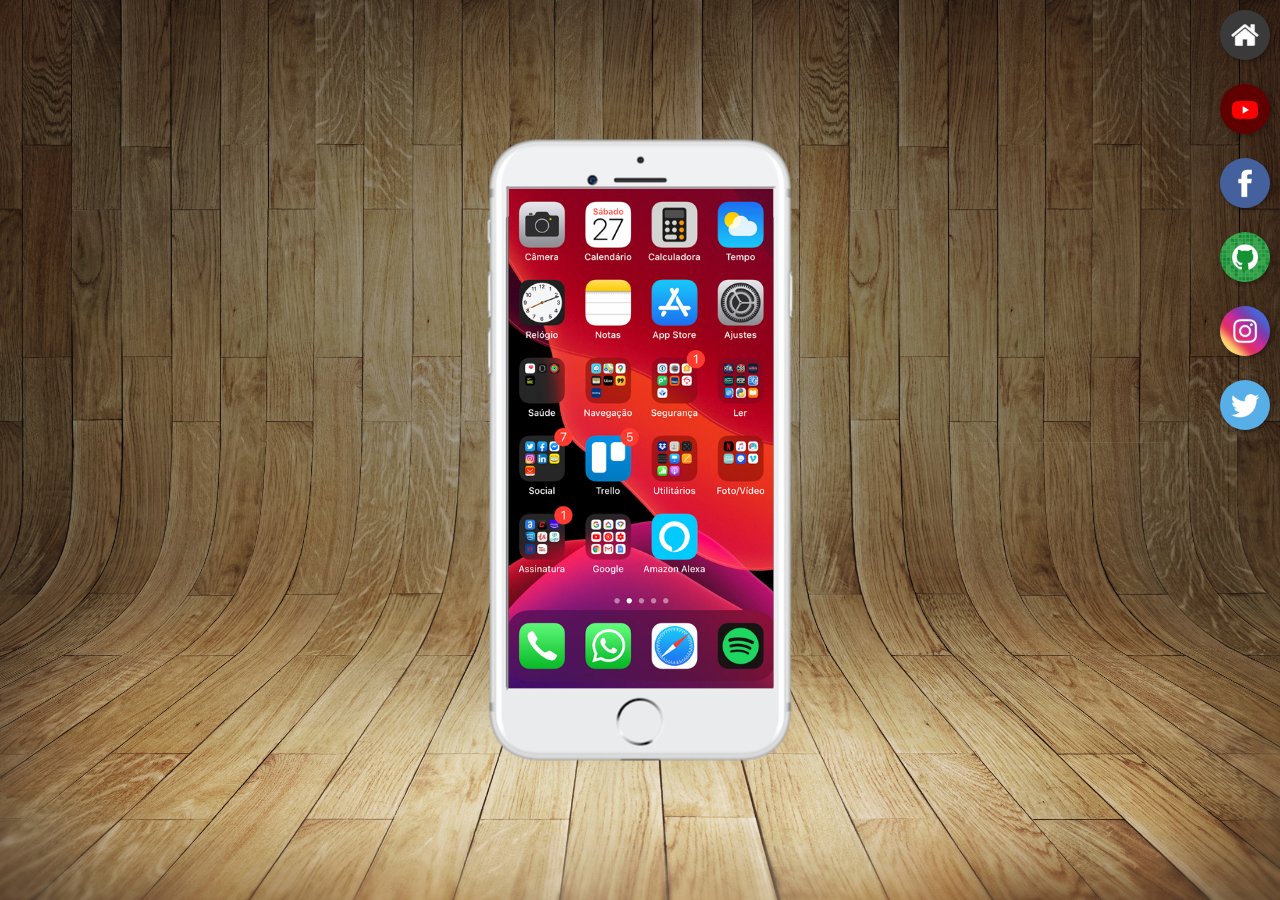
<file: index.html>
<!DOCTYPE html>
<html lang="pt-br">
<head>
    <meta charset="UTF-8">
    <meta name="viewport" content="width=device-width, initial-scale=1.0"><link rel="shortcut icon" href="favicon.ico" type="image/x-icon">
    <title>Projeto Social</title>
    <link rel="stylesheet" href="estilos/style.css">
</head>
<body>
    <main>
        <section id="telefone">
            <iframe src="home.html" name="tela" id="tela"></iframe>
        </section>

        <section id="redes-sociais">
            <a href="home.html" target="tela"> <img src="imagens/logo-home.jpg" alt=""></a><br>
            <a href="youtube.html" target="tela"> <img src="imagens/logo-youtube.jpg" alt=""></a><br>
            <a href="facebook.html" target="tela"> <img src="imagens/logo-facebook.jpg" alt=""></a><br>
            <a href="github.html" target="tela"><img src="imagens/logo-github.jpg" alt=""></a><br>
            <a href="instagram.html" target="tela"><img src="imagens/logo-instagram.jpg" alt=""></a><br>
            <a href="twiter.html" target="tela"><img src="imagens/logo-twitter.jpg" alt=""></a><br>
        </section>
    </main>
</body>
</html>
</file>
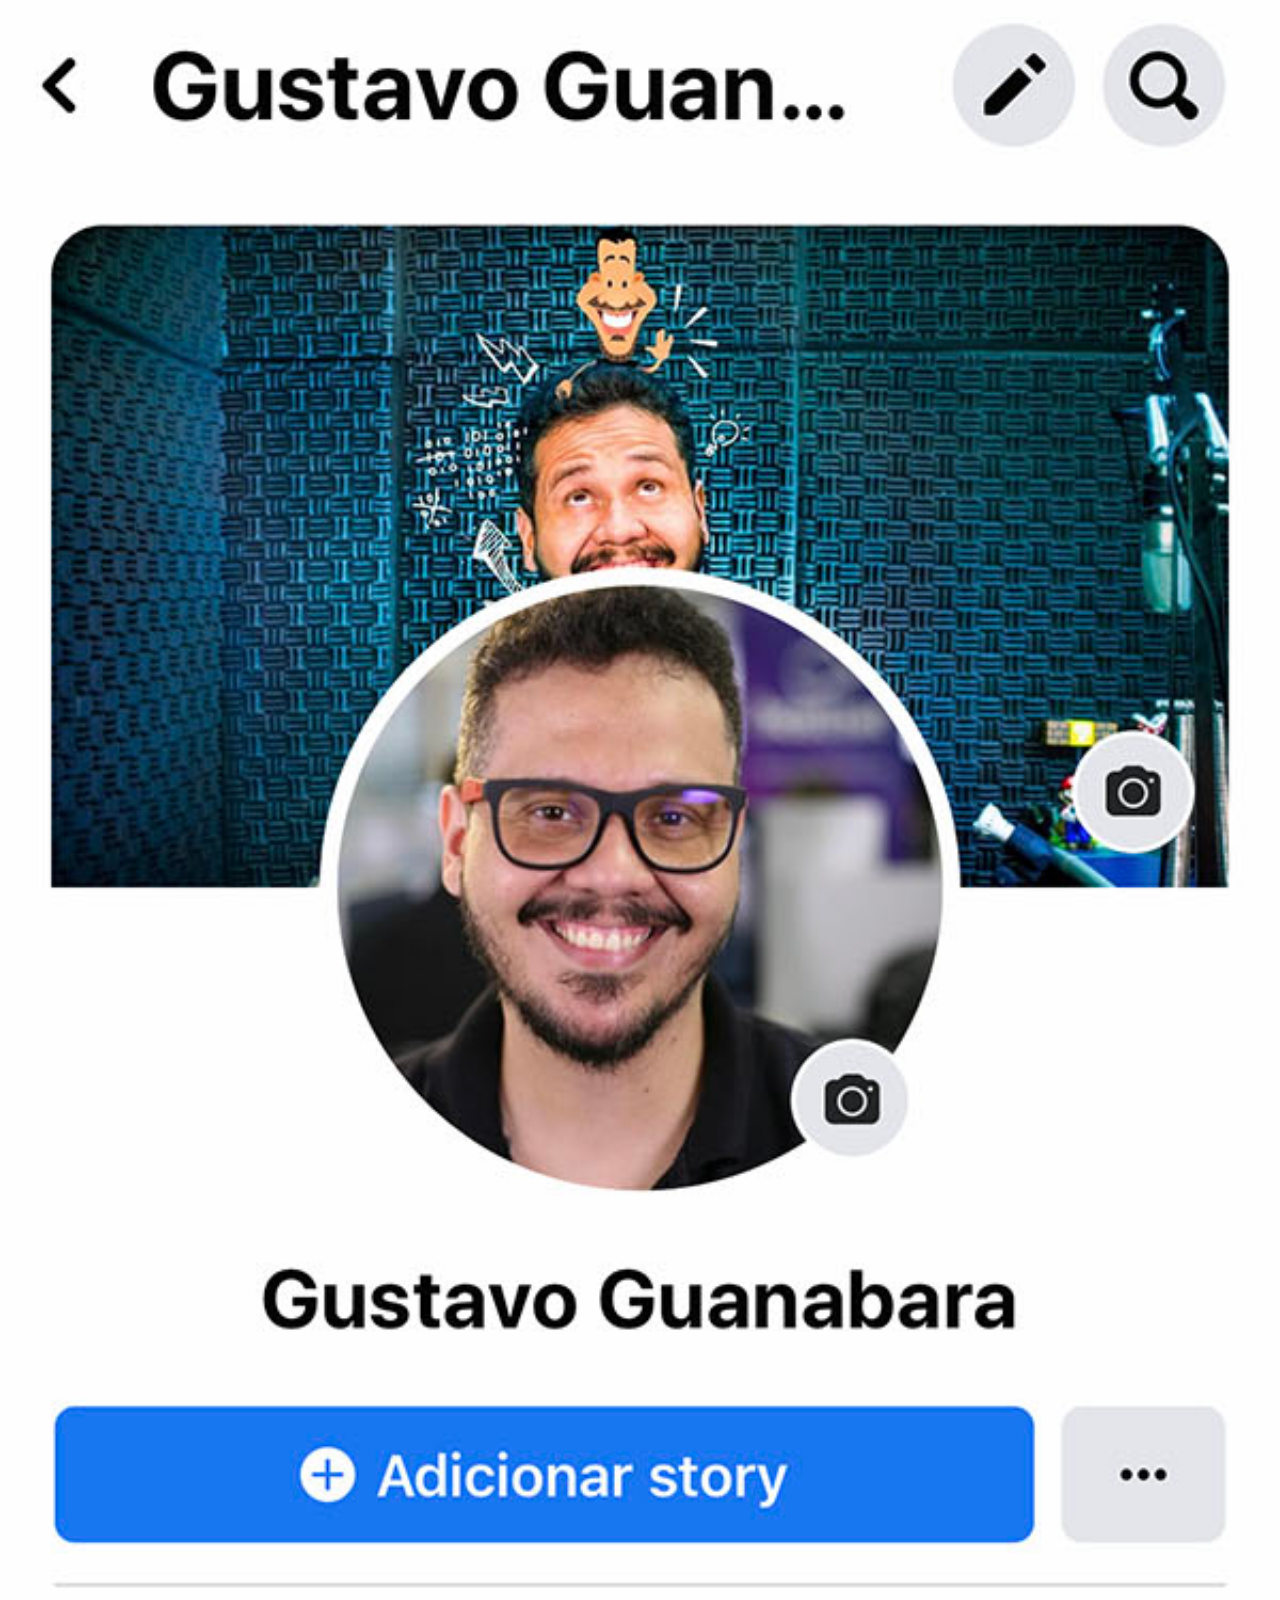
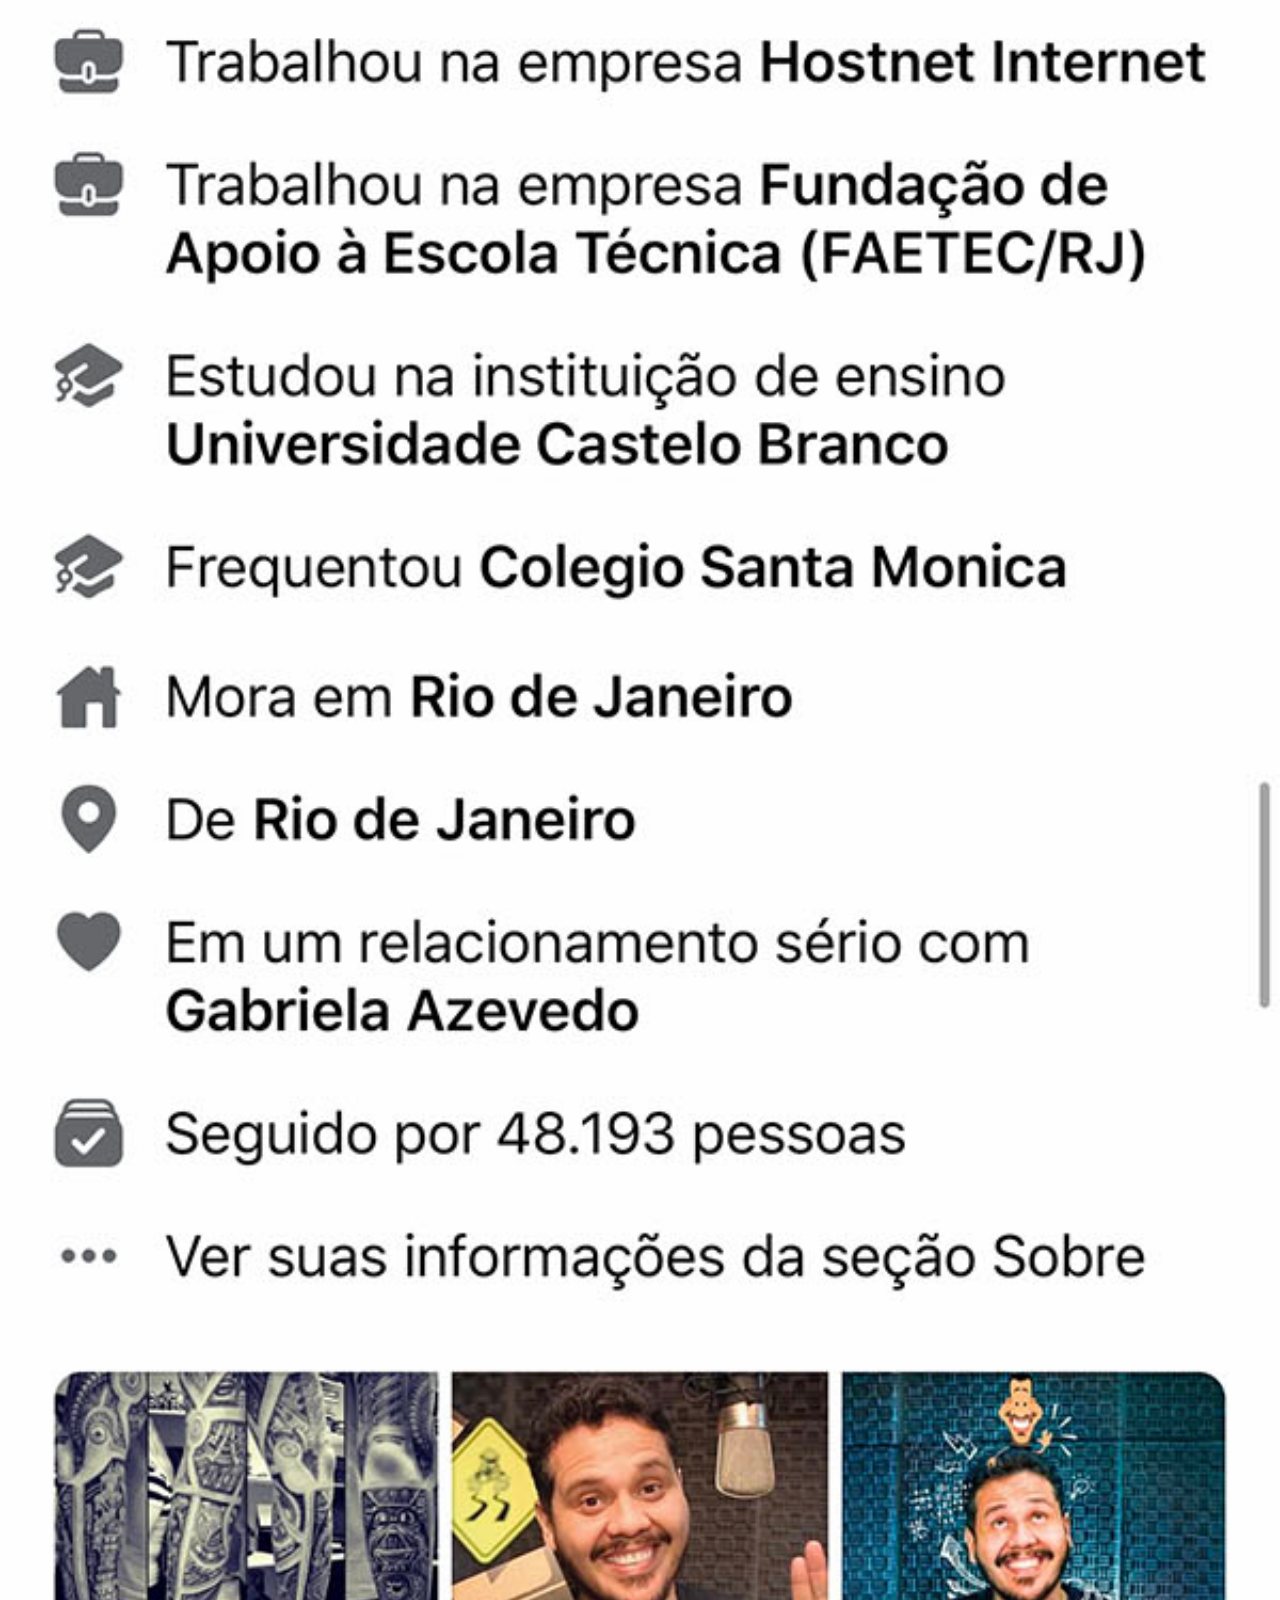
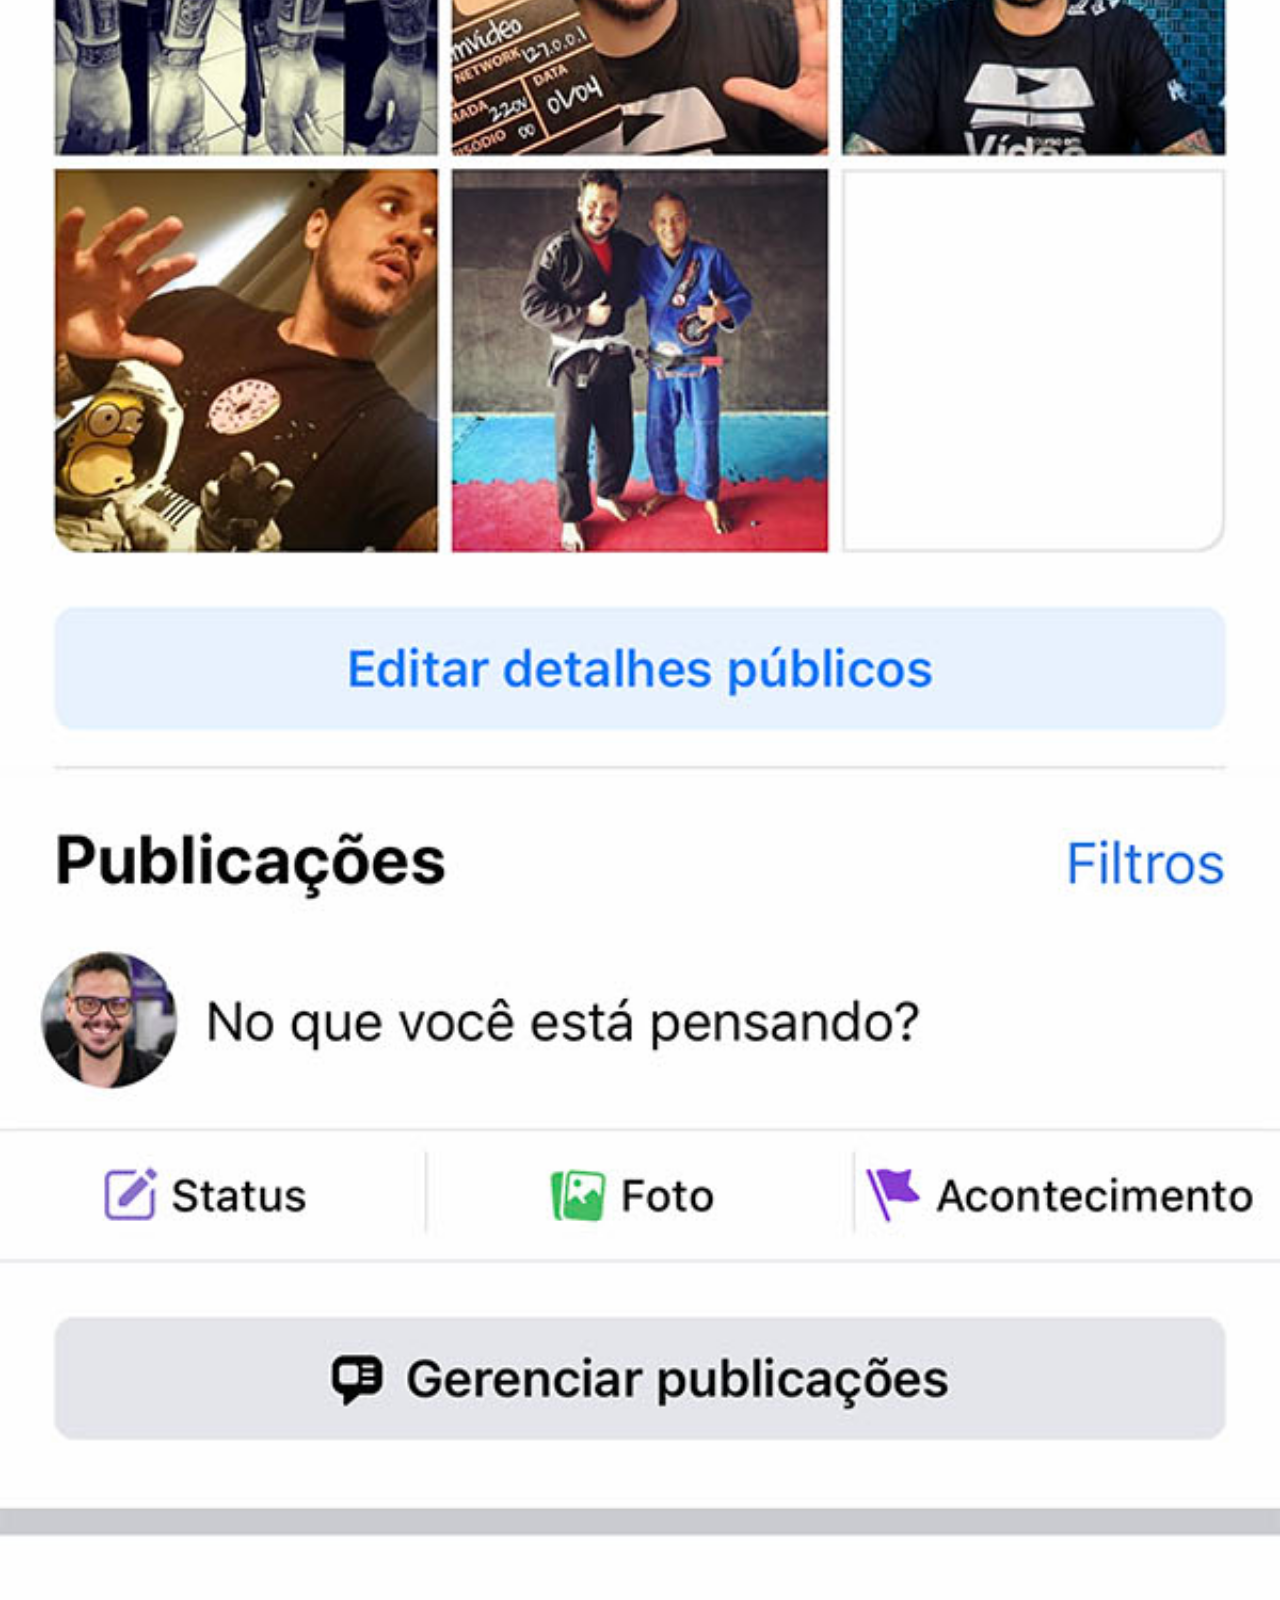
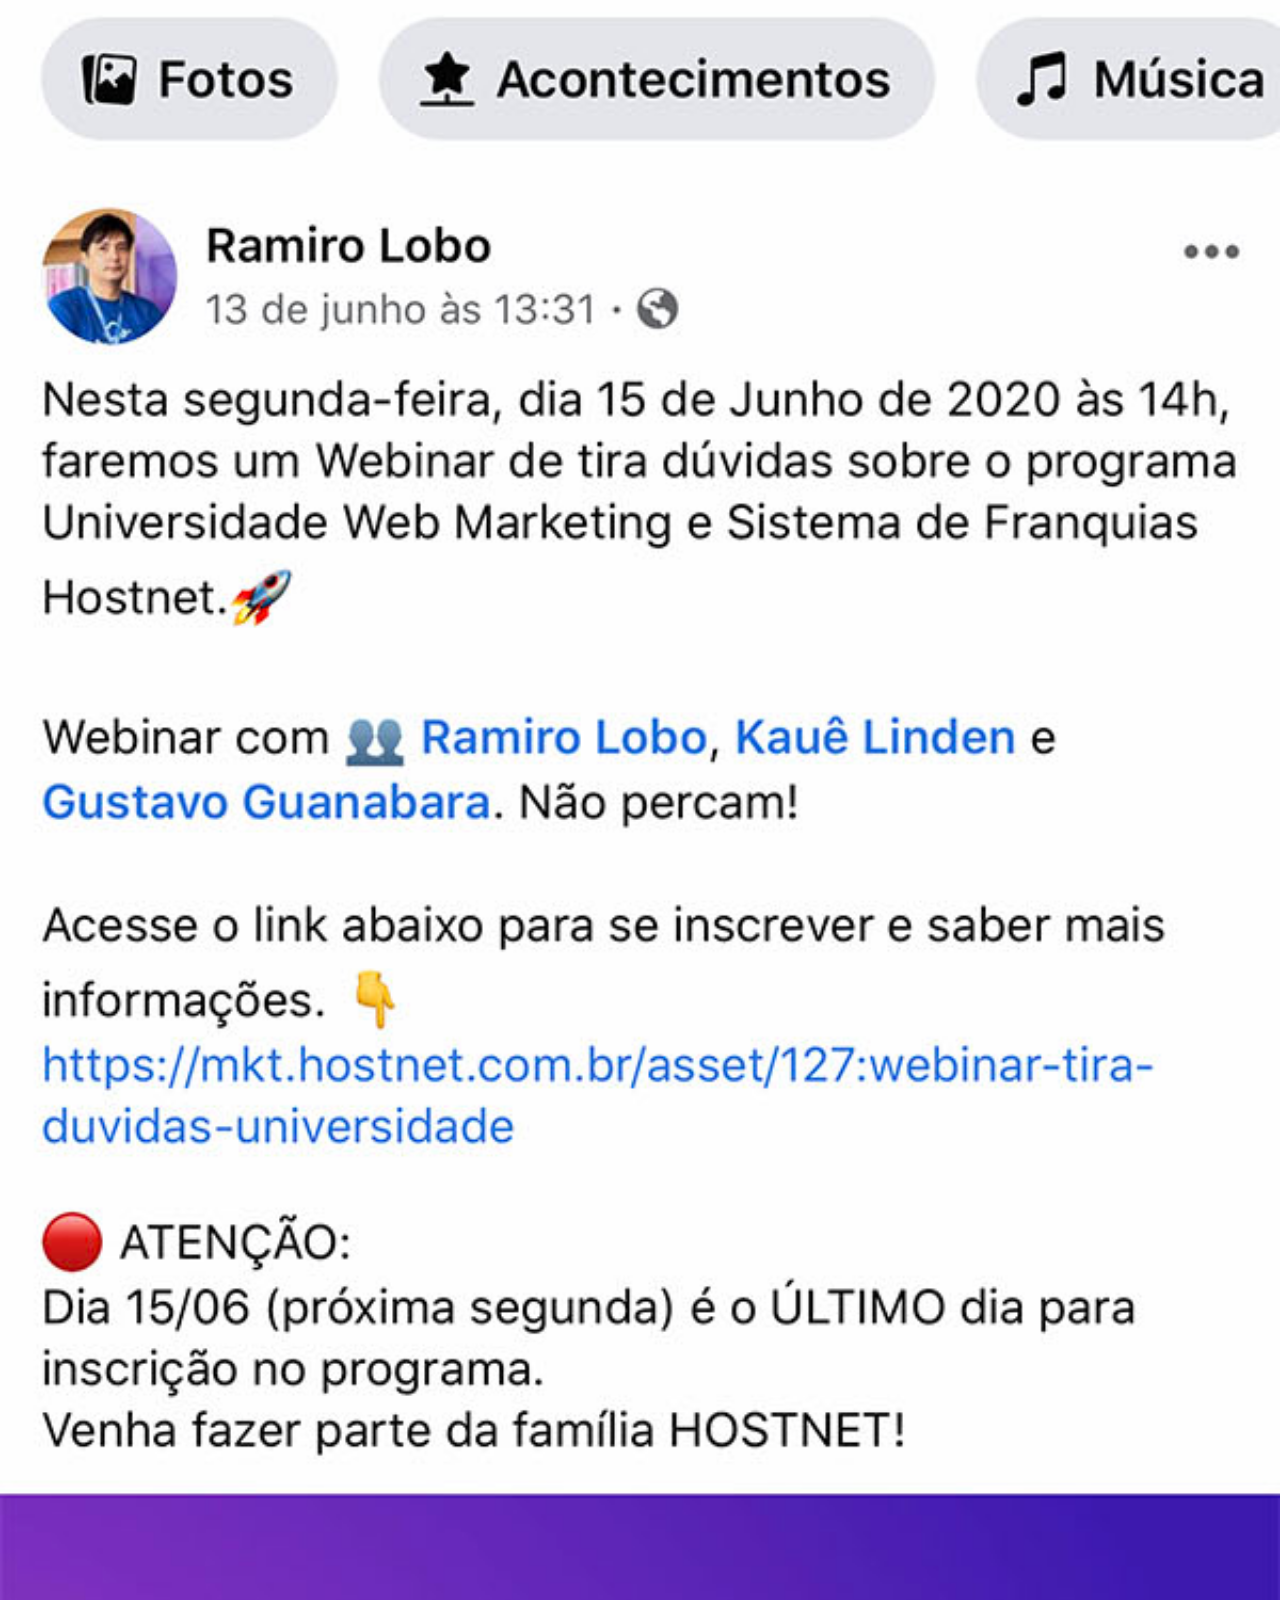
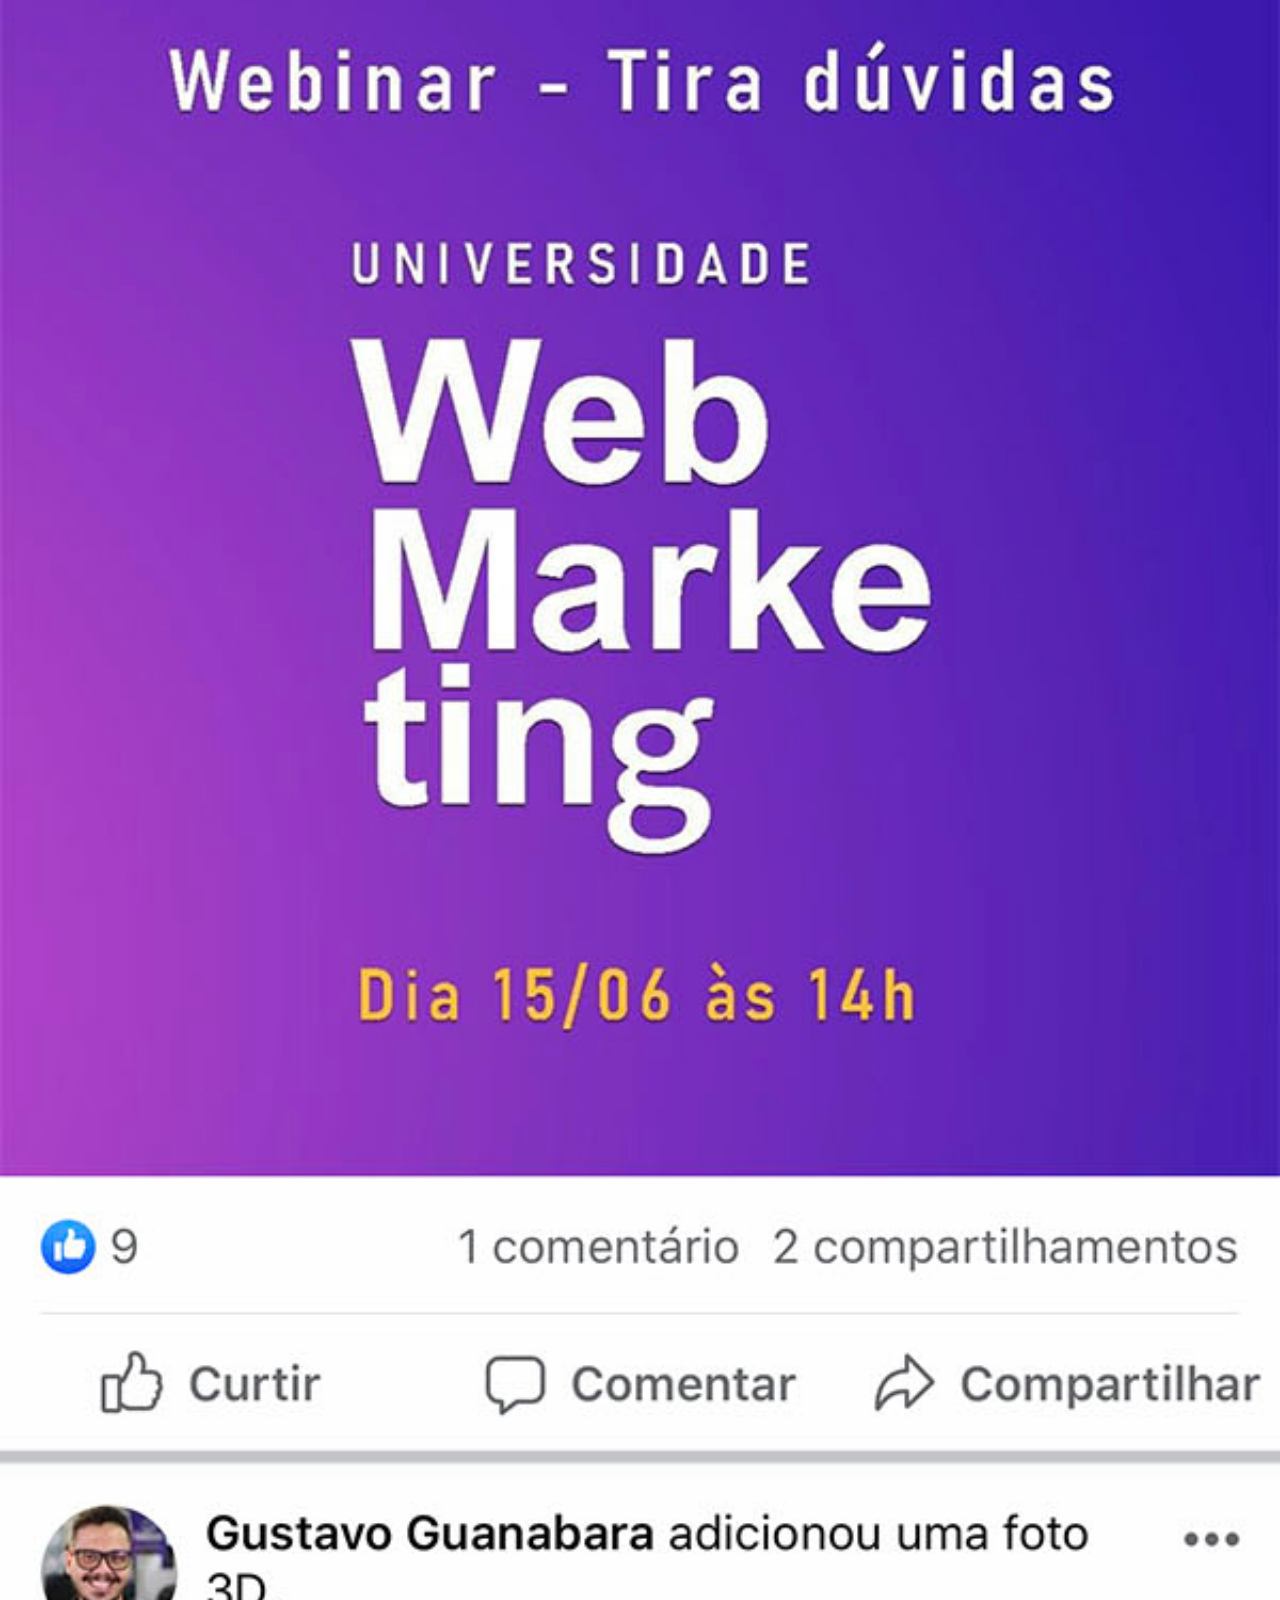
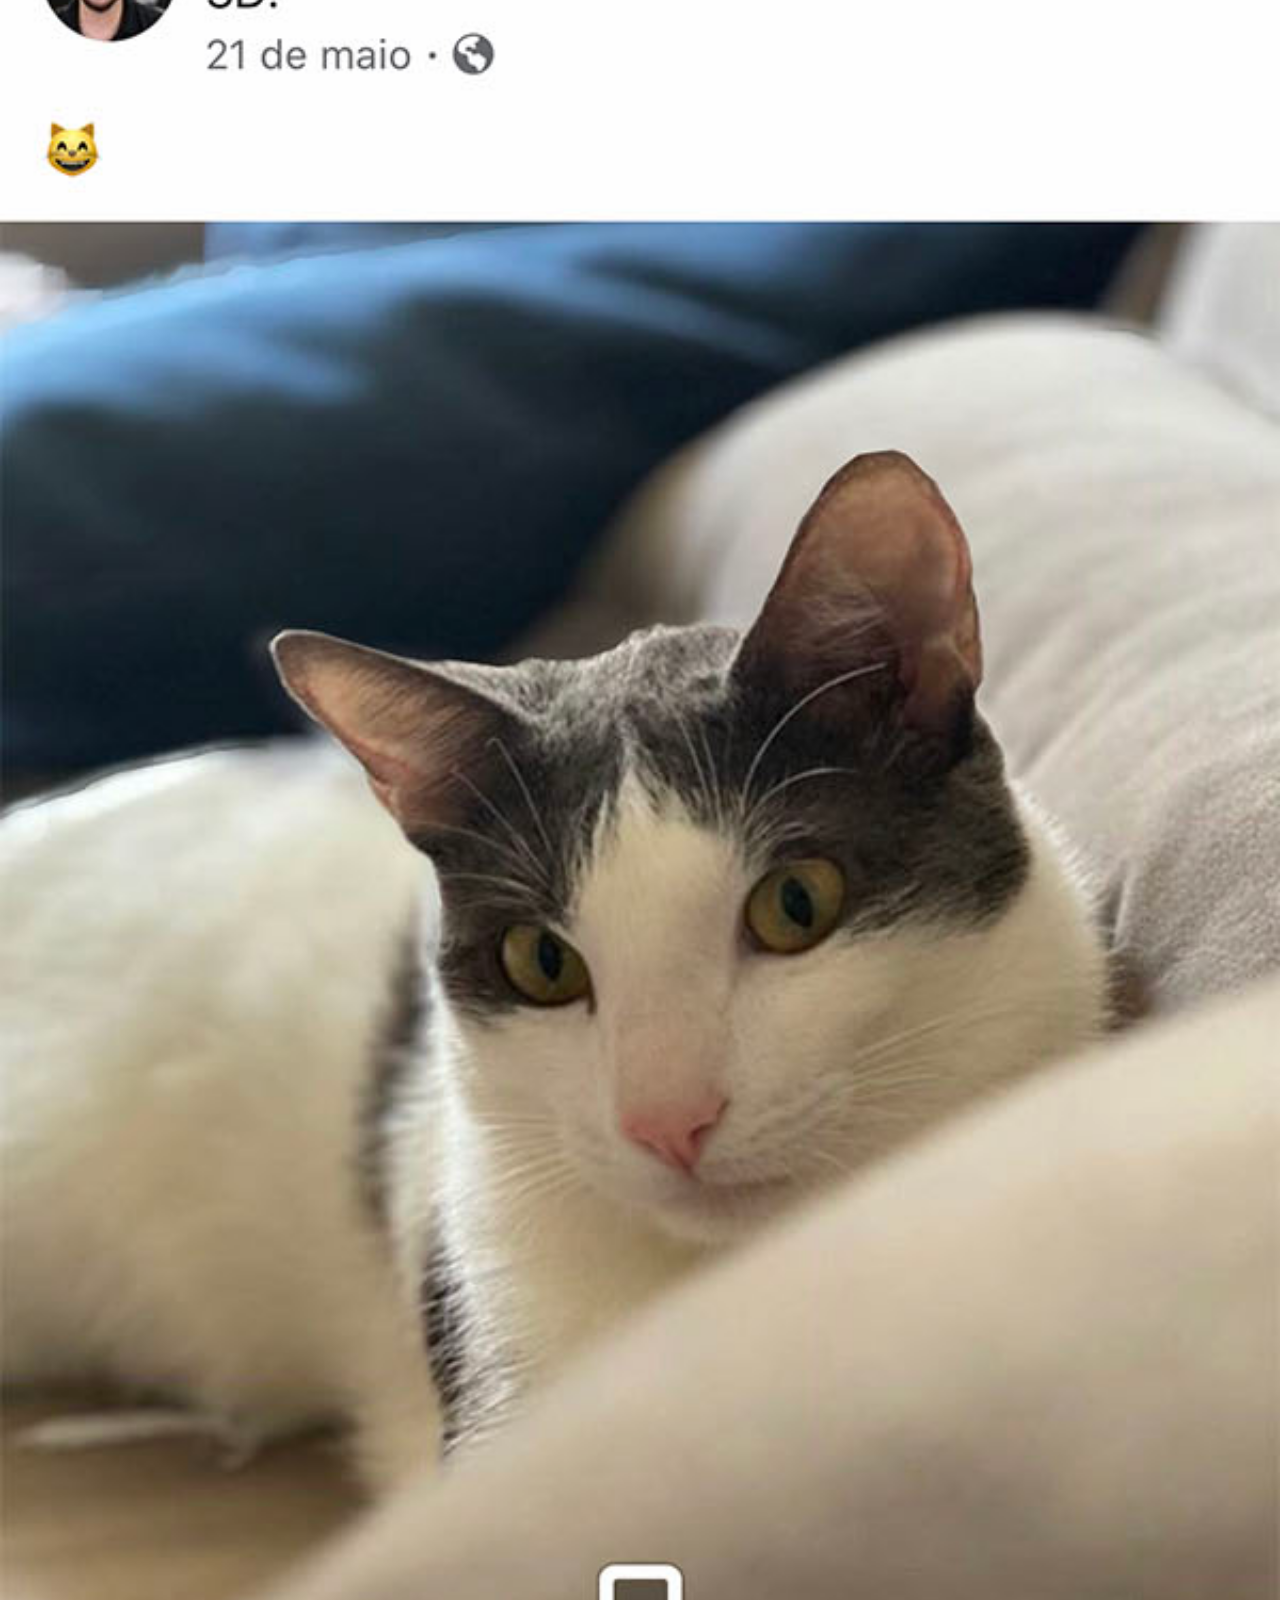
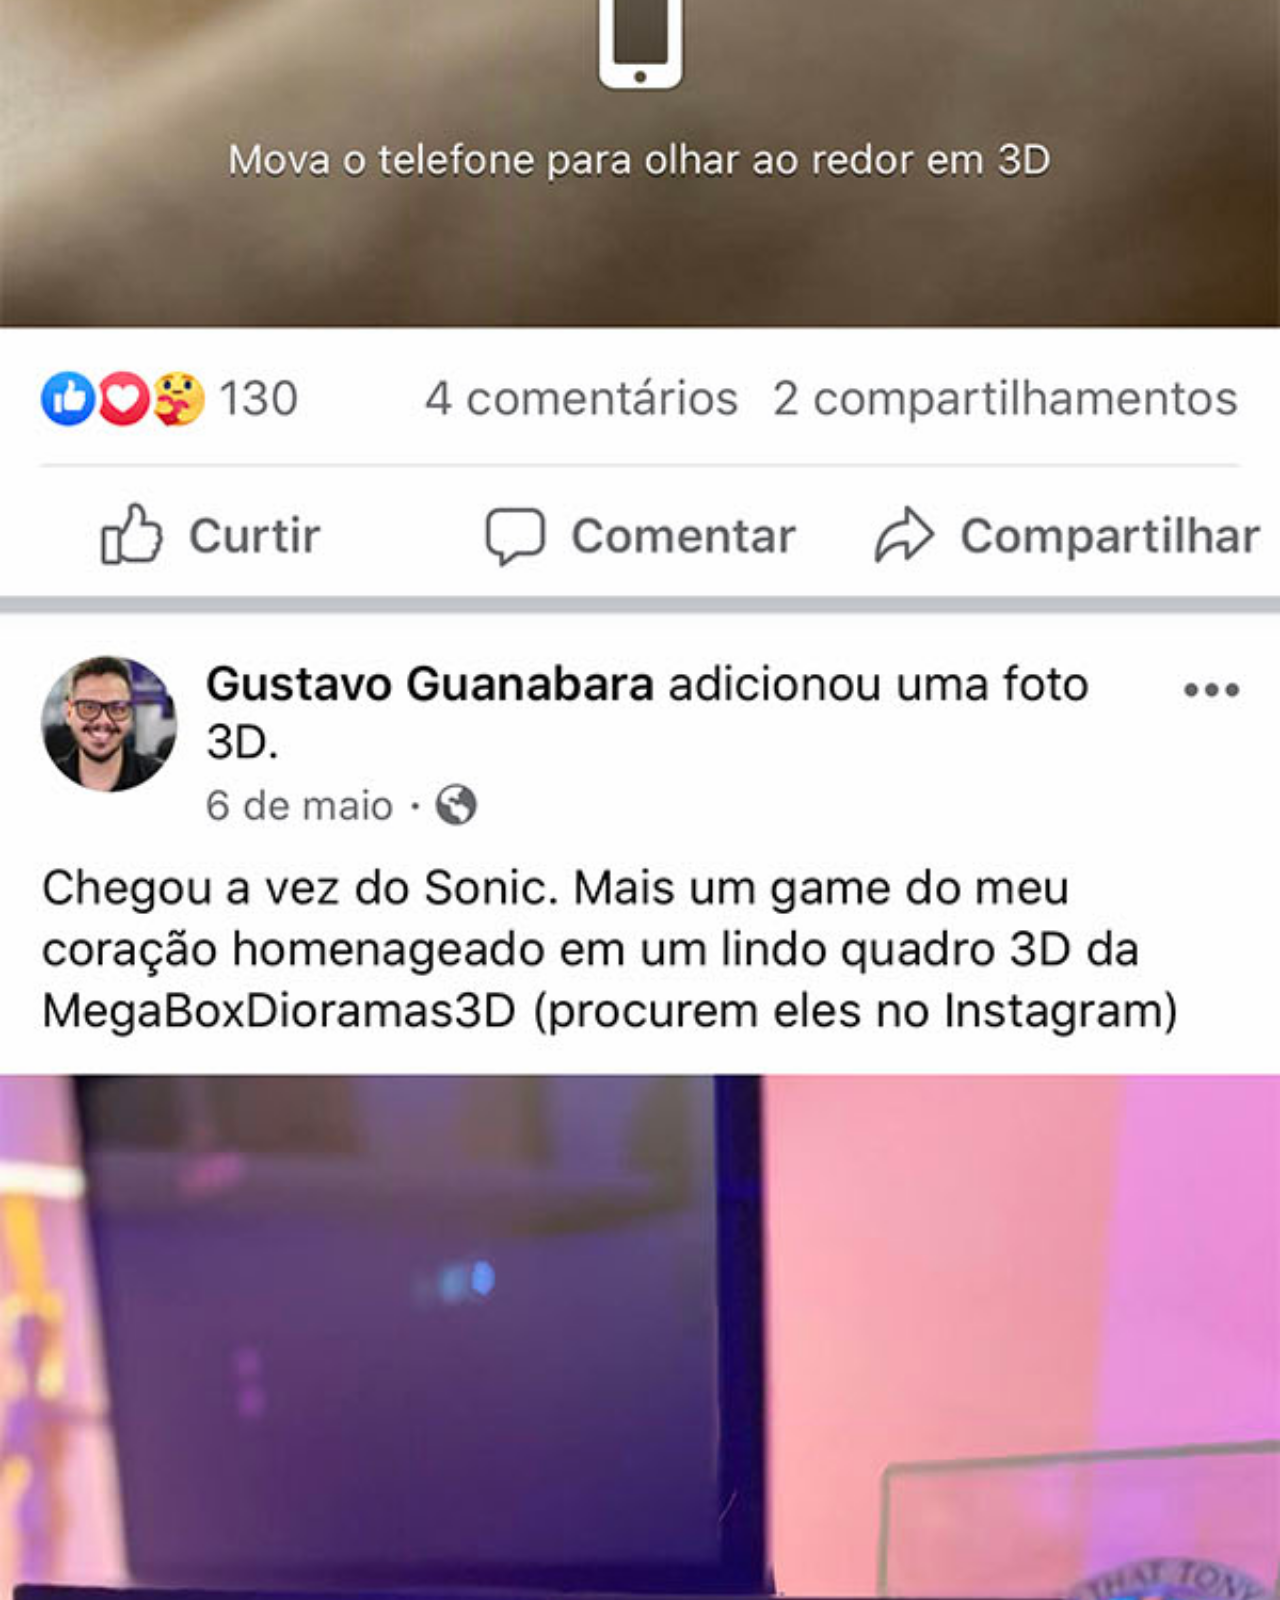
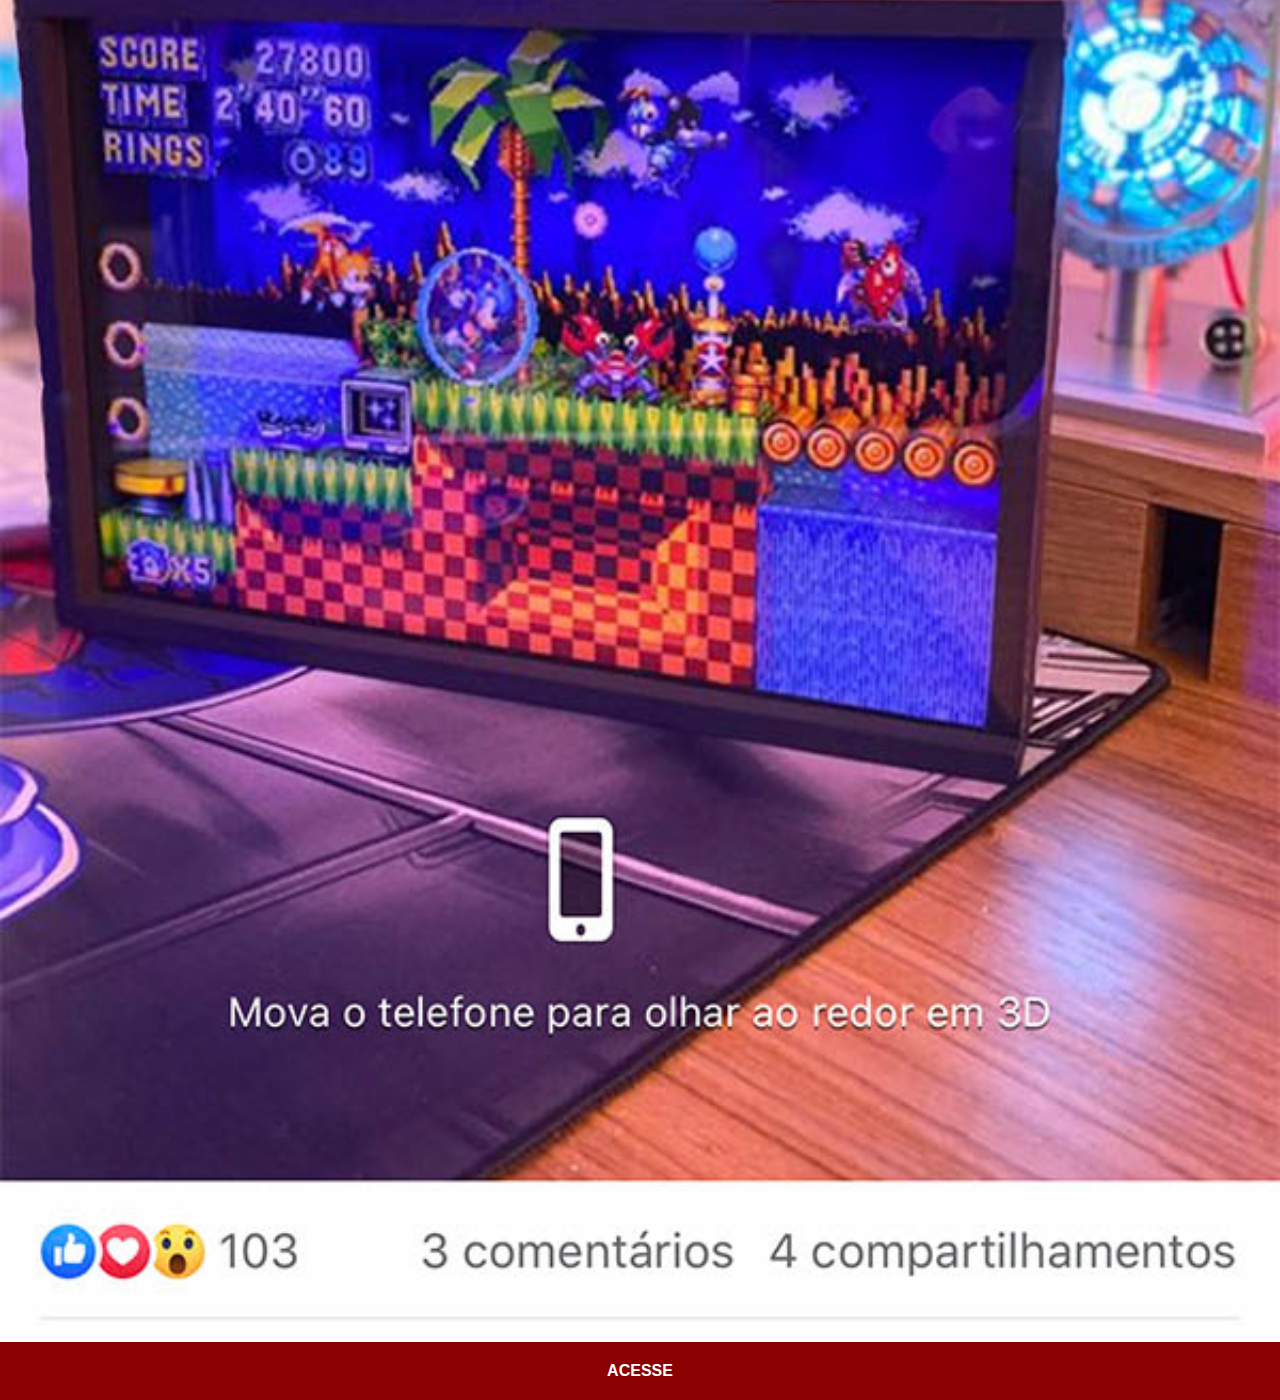
<file: facebook.html>
<!DOCTYPE html>
<html lang="pt-br">
<head>
    <meta charset="UTF-8">
    <meta name="viewport" content="width=device-width, initial-scale=1.0">
    <title>Facebook</title>
    <link rel="stylesheet" href="estilos/social.css">
</head>
<body>
    <img src="imagens/tela-facebook.jpg" alt="youtube">
    <a href="https://www.facebook.com/CursosEmVideo/videos/" target="_blank"> ACESSE</a>
</body>
</html>
</file>
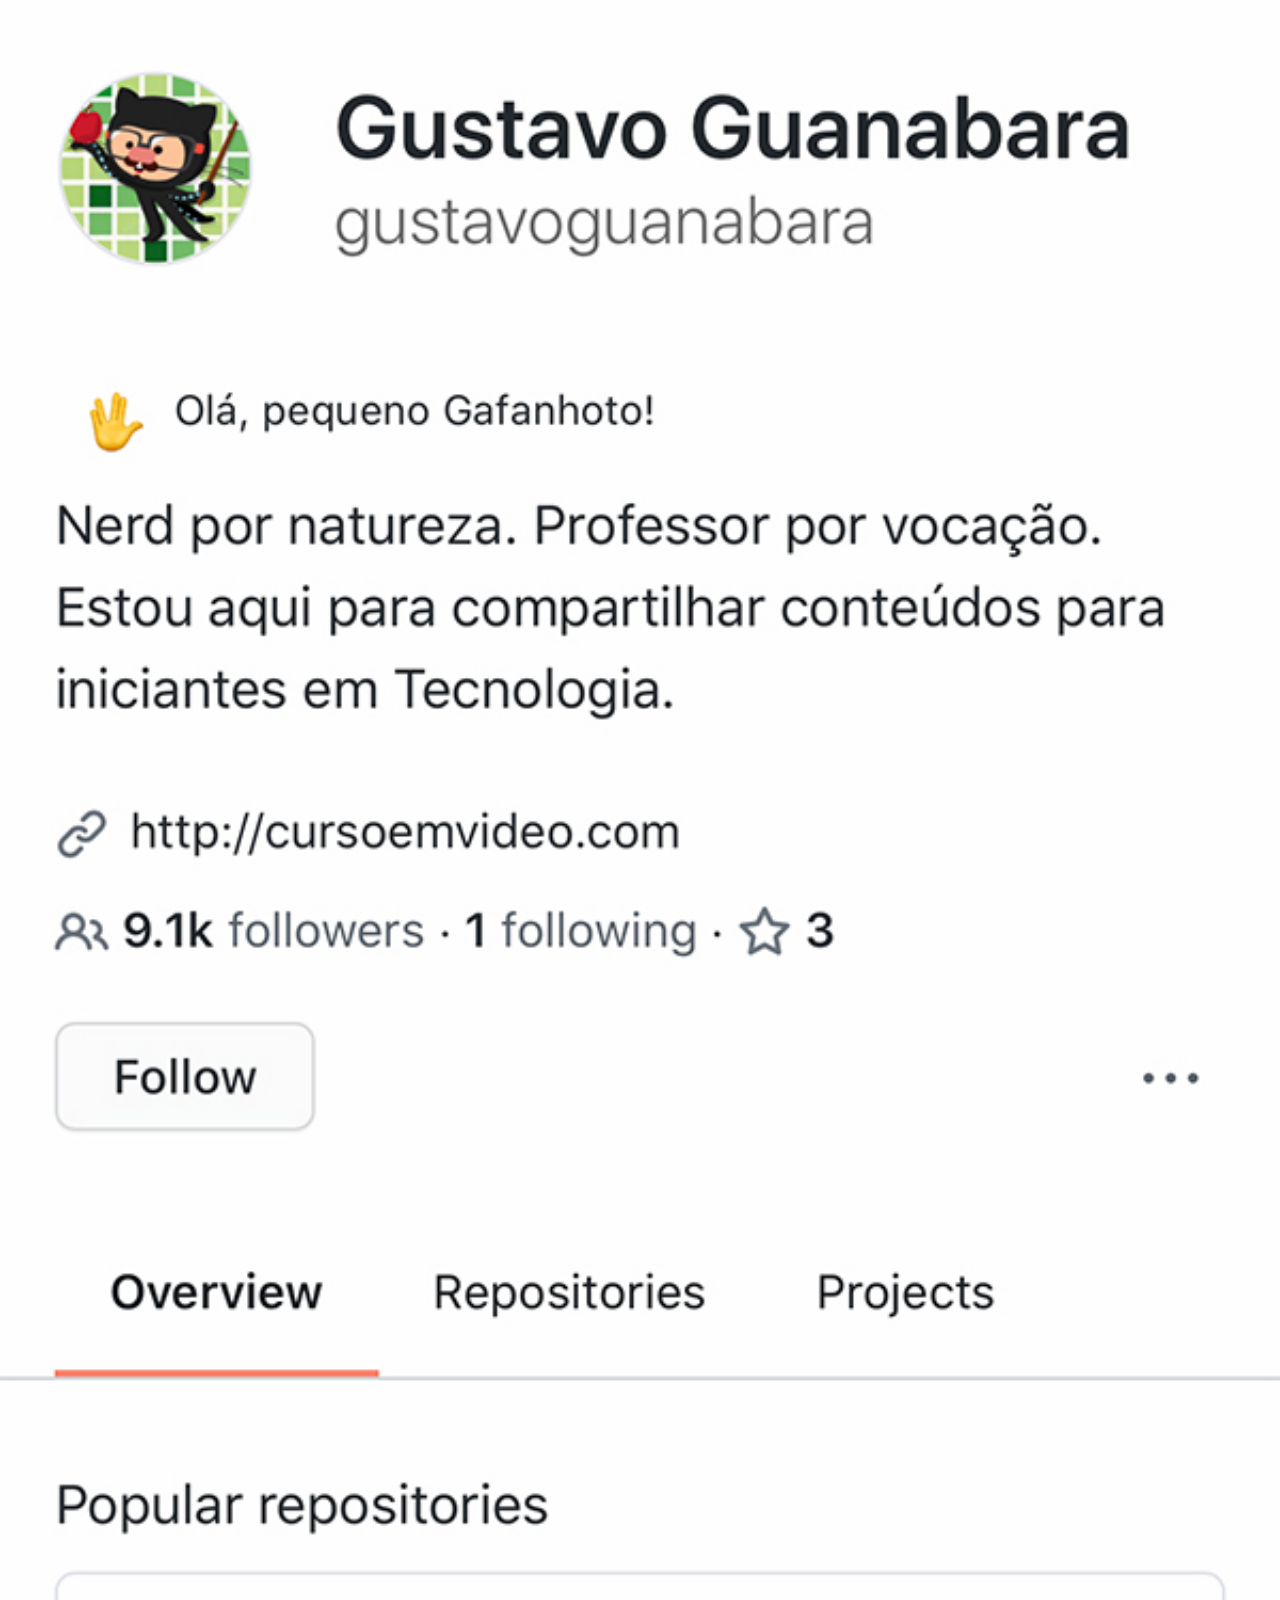
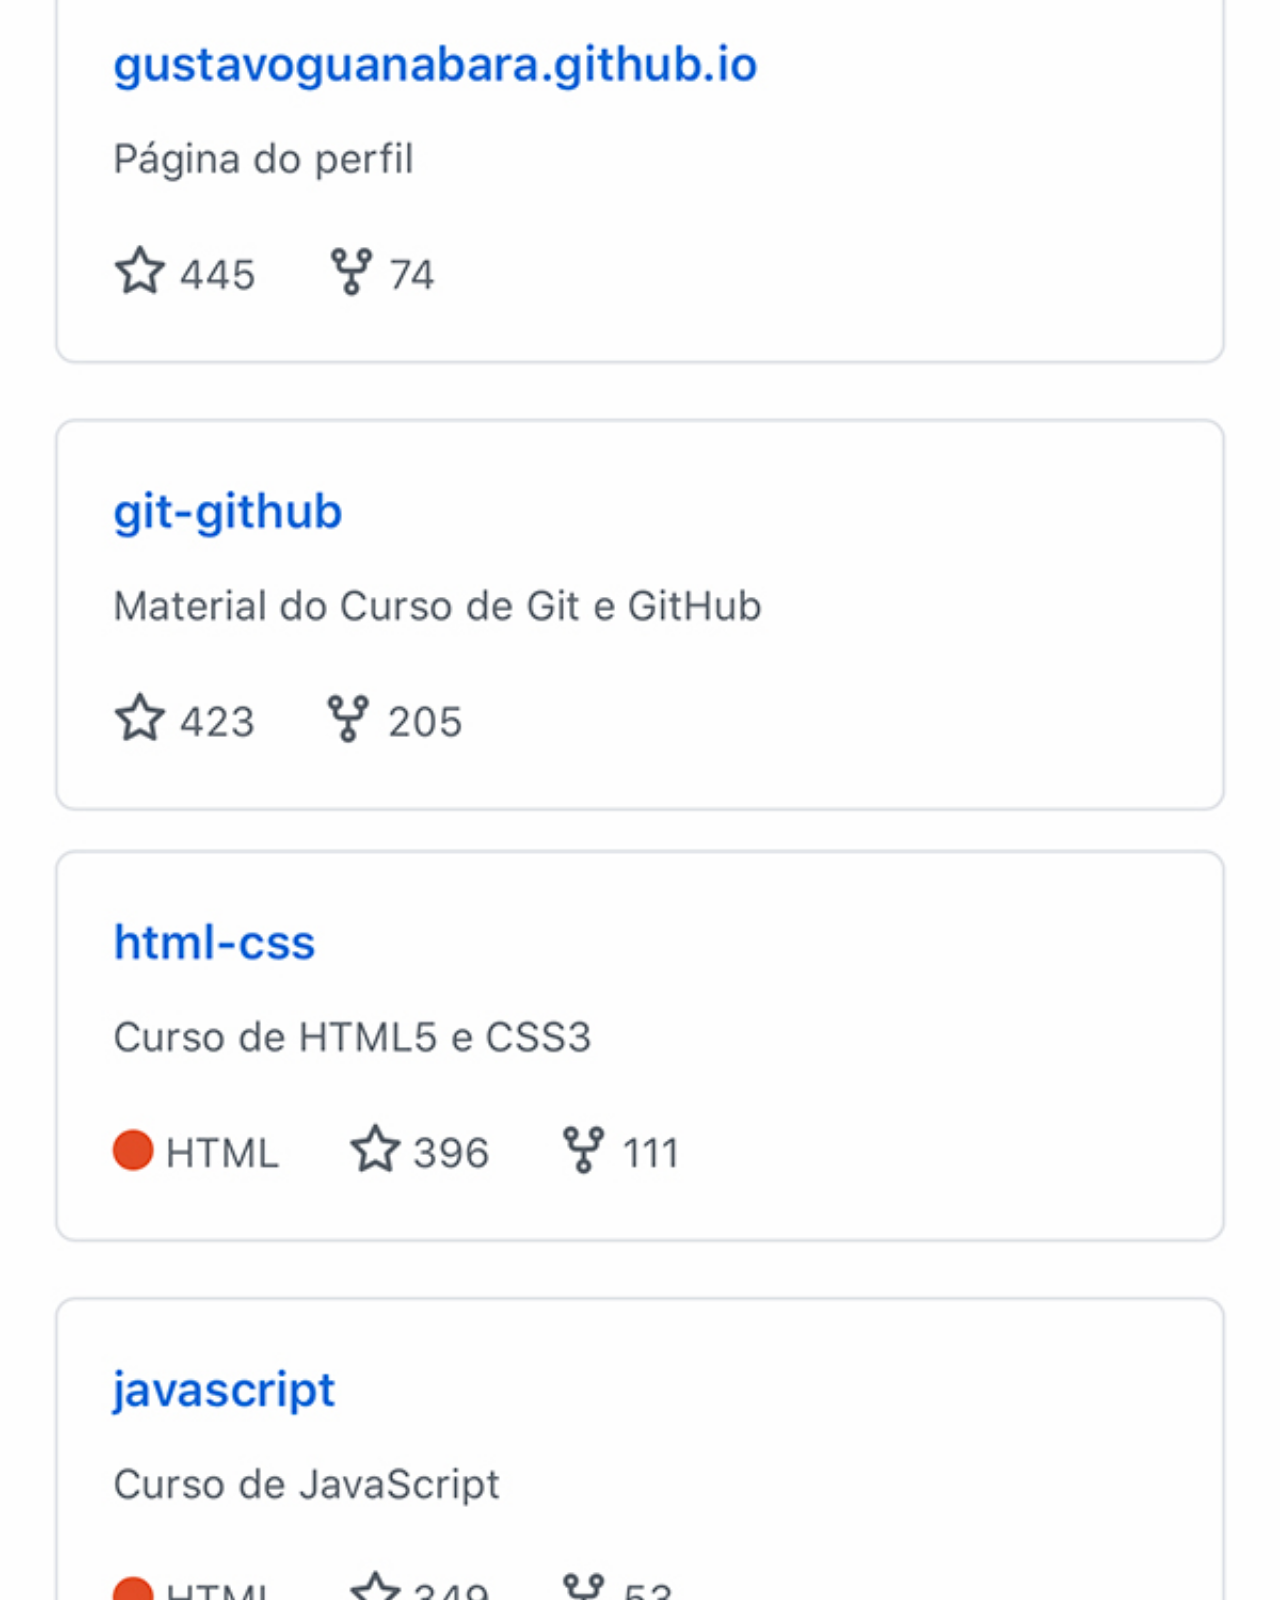
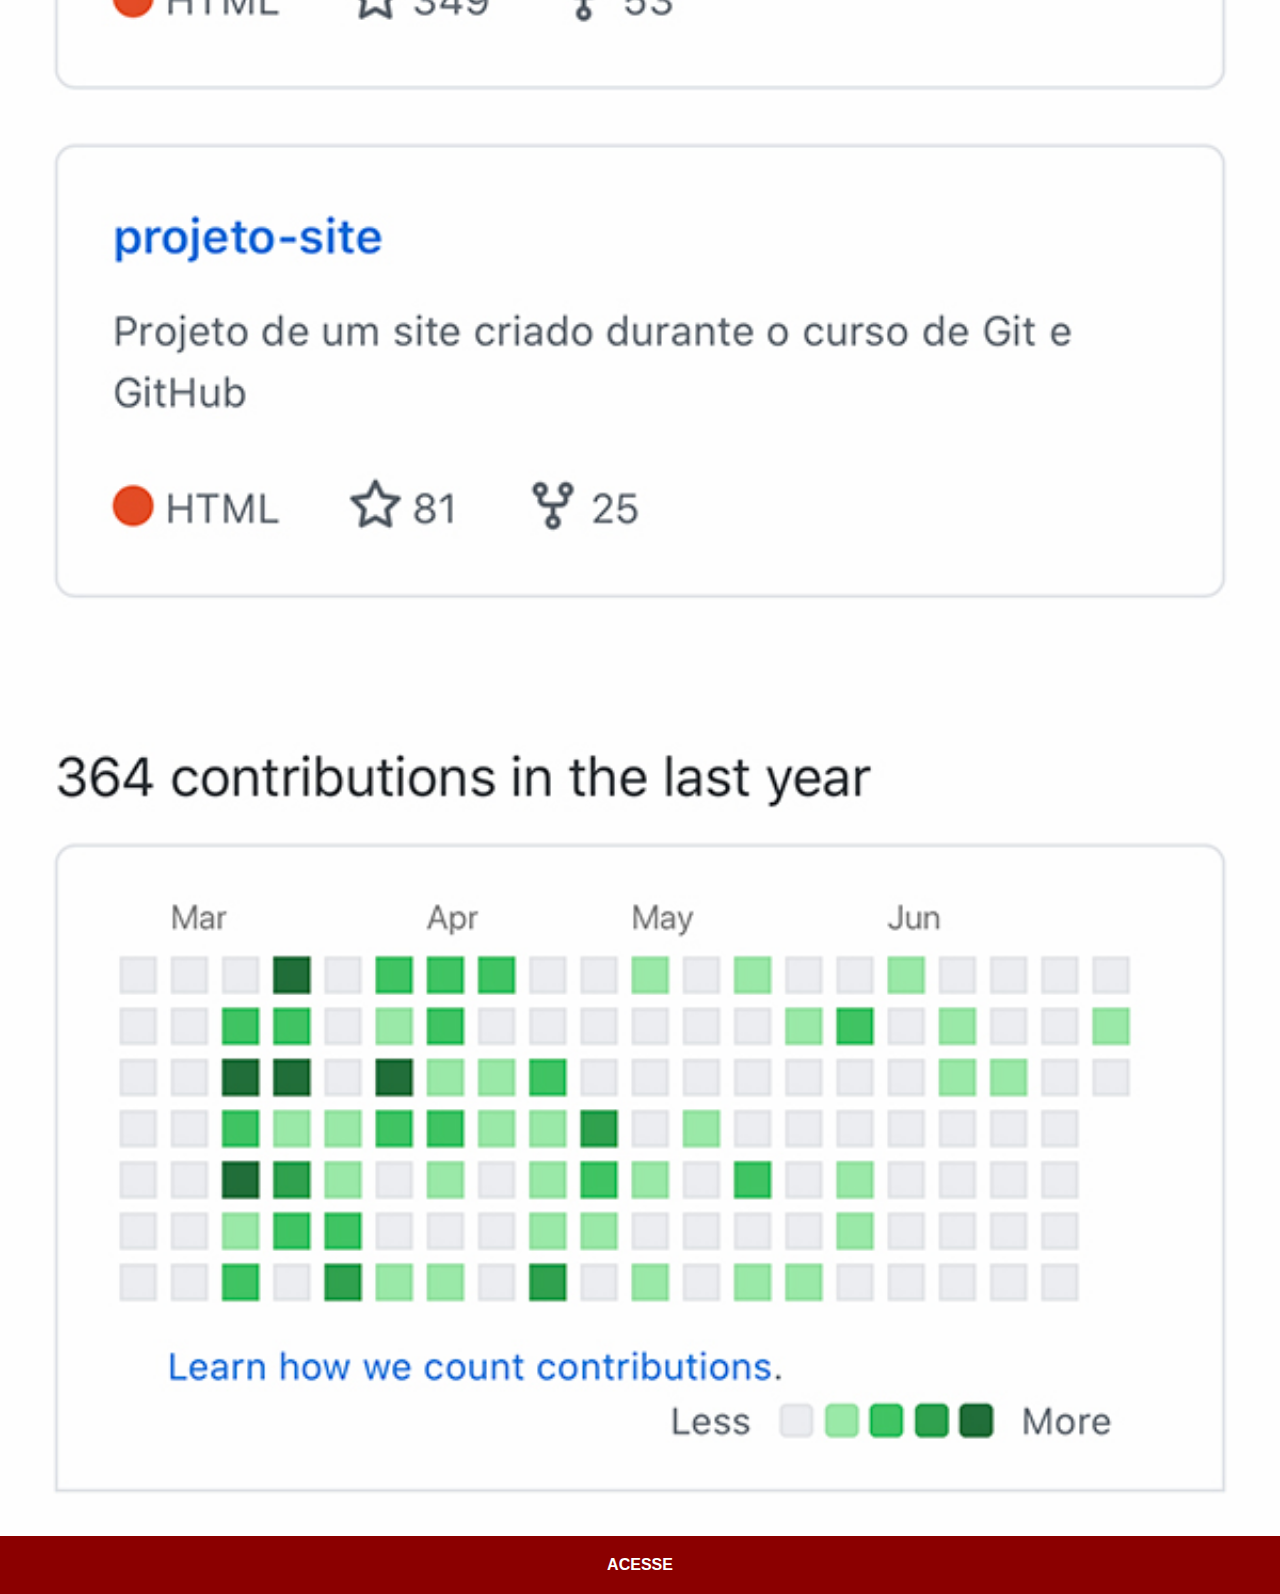
<file: github.html>
<!DOCTYPE html>
<html lang="pt-br">
<head>
    <meta charset="UTF-8">
    <meta name="viewport" content="width=device-width, initial-scale=1.0">
    <title>GitHUB</title>
    <link rel="stylesheet" href="estilos/social.css">
</head>
<body>
    <img src="imagens/tela-github.jpg" alt="github">
    <a href="https://github.com/gustavoguanabara/html-css" target="_blank"> ACESSE</a>
</body>
</html>
</file>
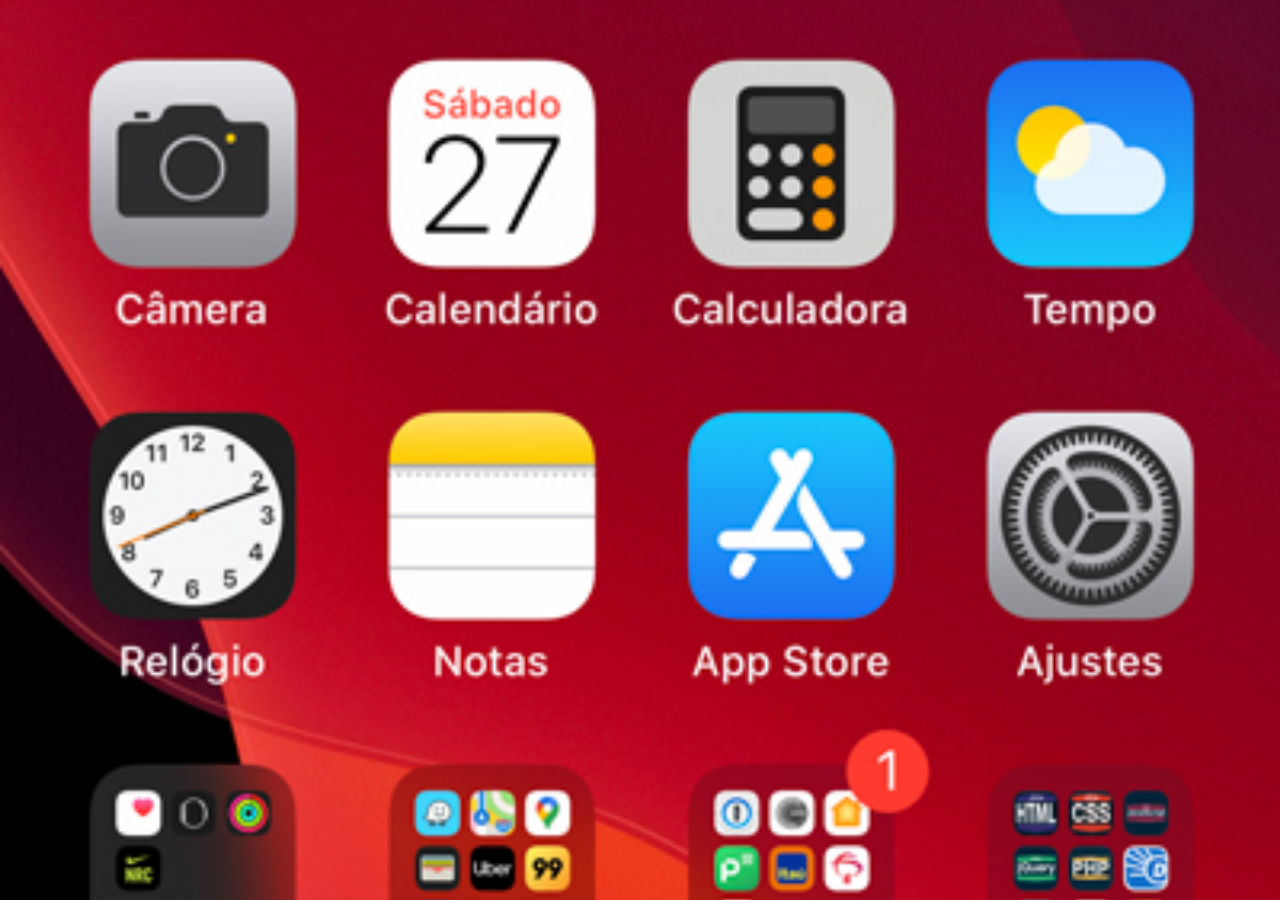
<file: home.html>
<!DOCTYPE html>
<html lang="pt-br">
<head>
    <meta charset="UTF-8">
    <meta name="viewport" content="width=device-width, initial-scale=1.0">
    <title>Home</title>
</head>
<style>
    *{
        margin: 0px;
        padding: 0px;
    }

    body{
        width: 100vw;
        height: 100vh;
        background: url(imagens/tela-home.jpg) no-repeat top center;
        background-size: cover;

    }
</style>
<body>


    
</body>
</html>
</file>
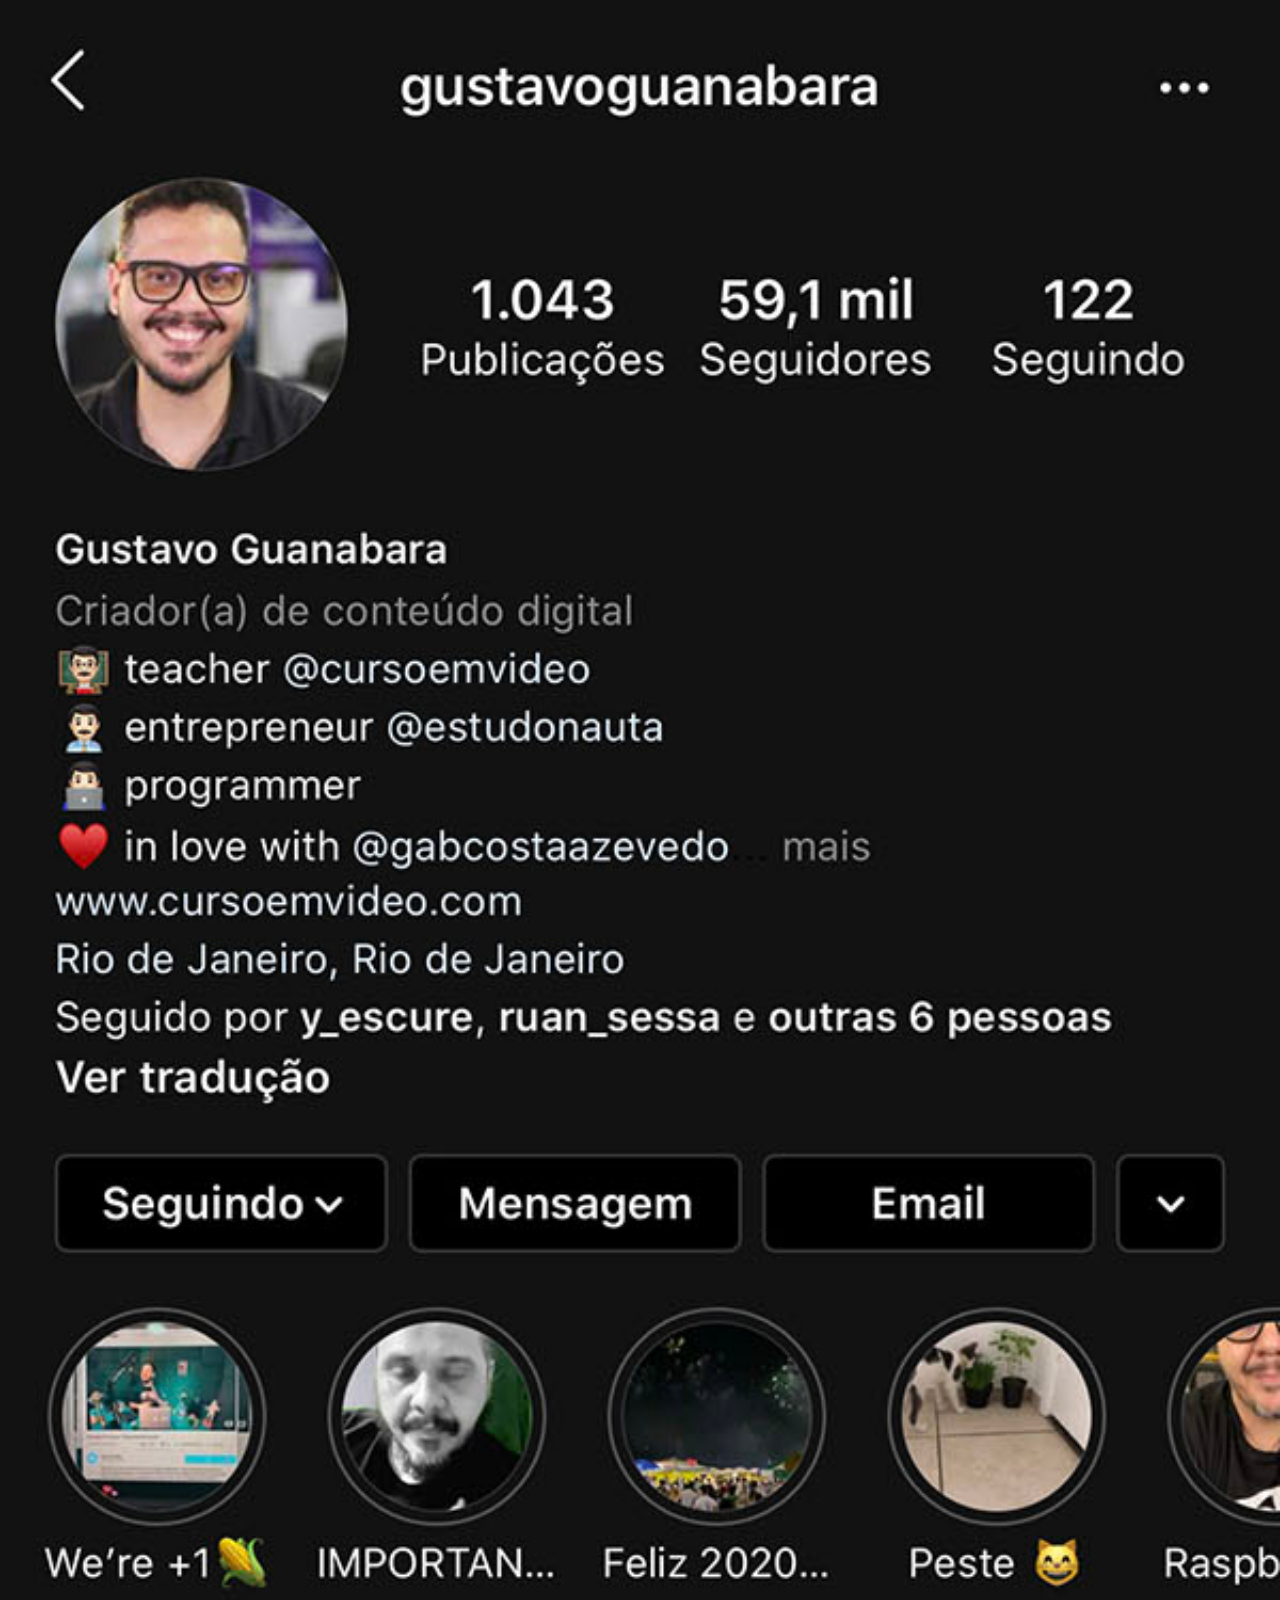
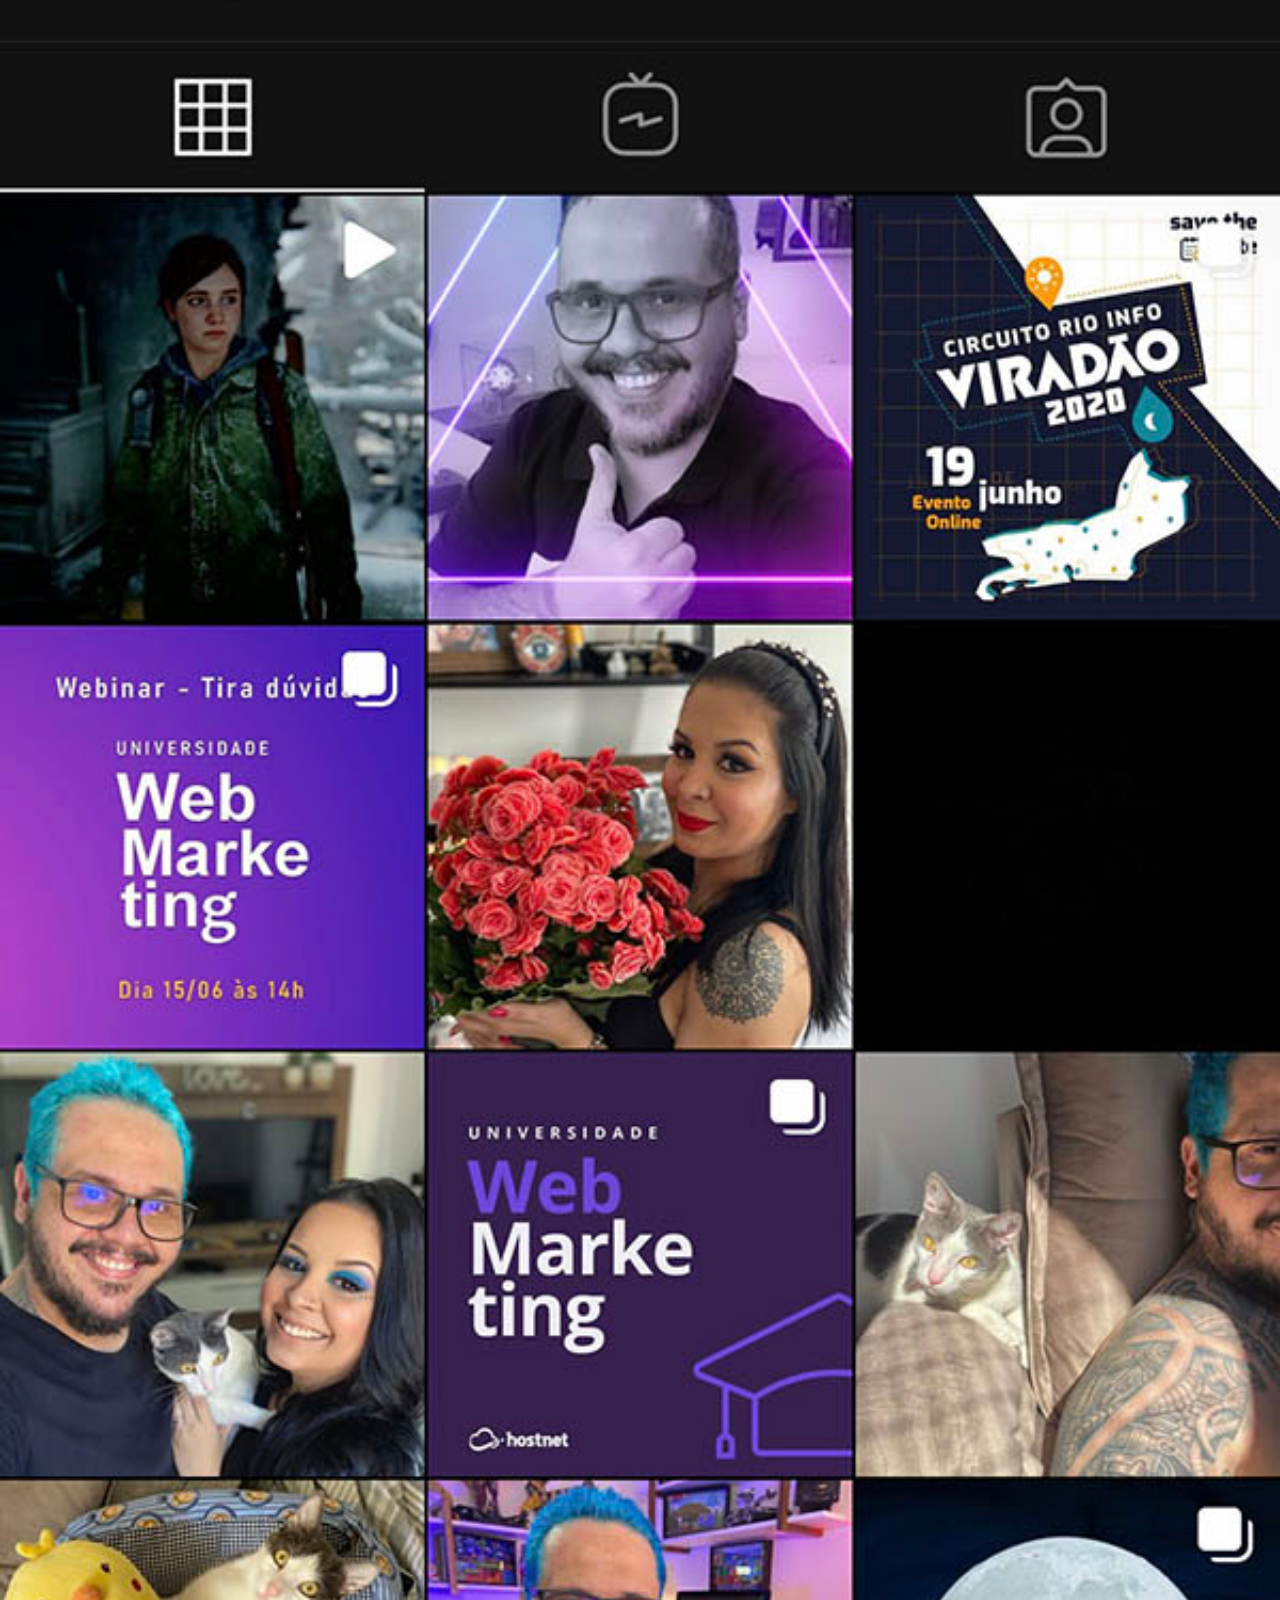
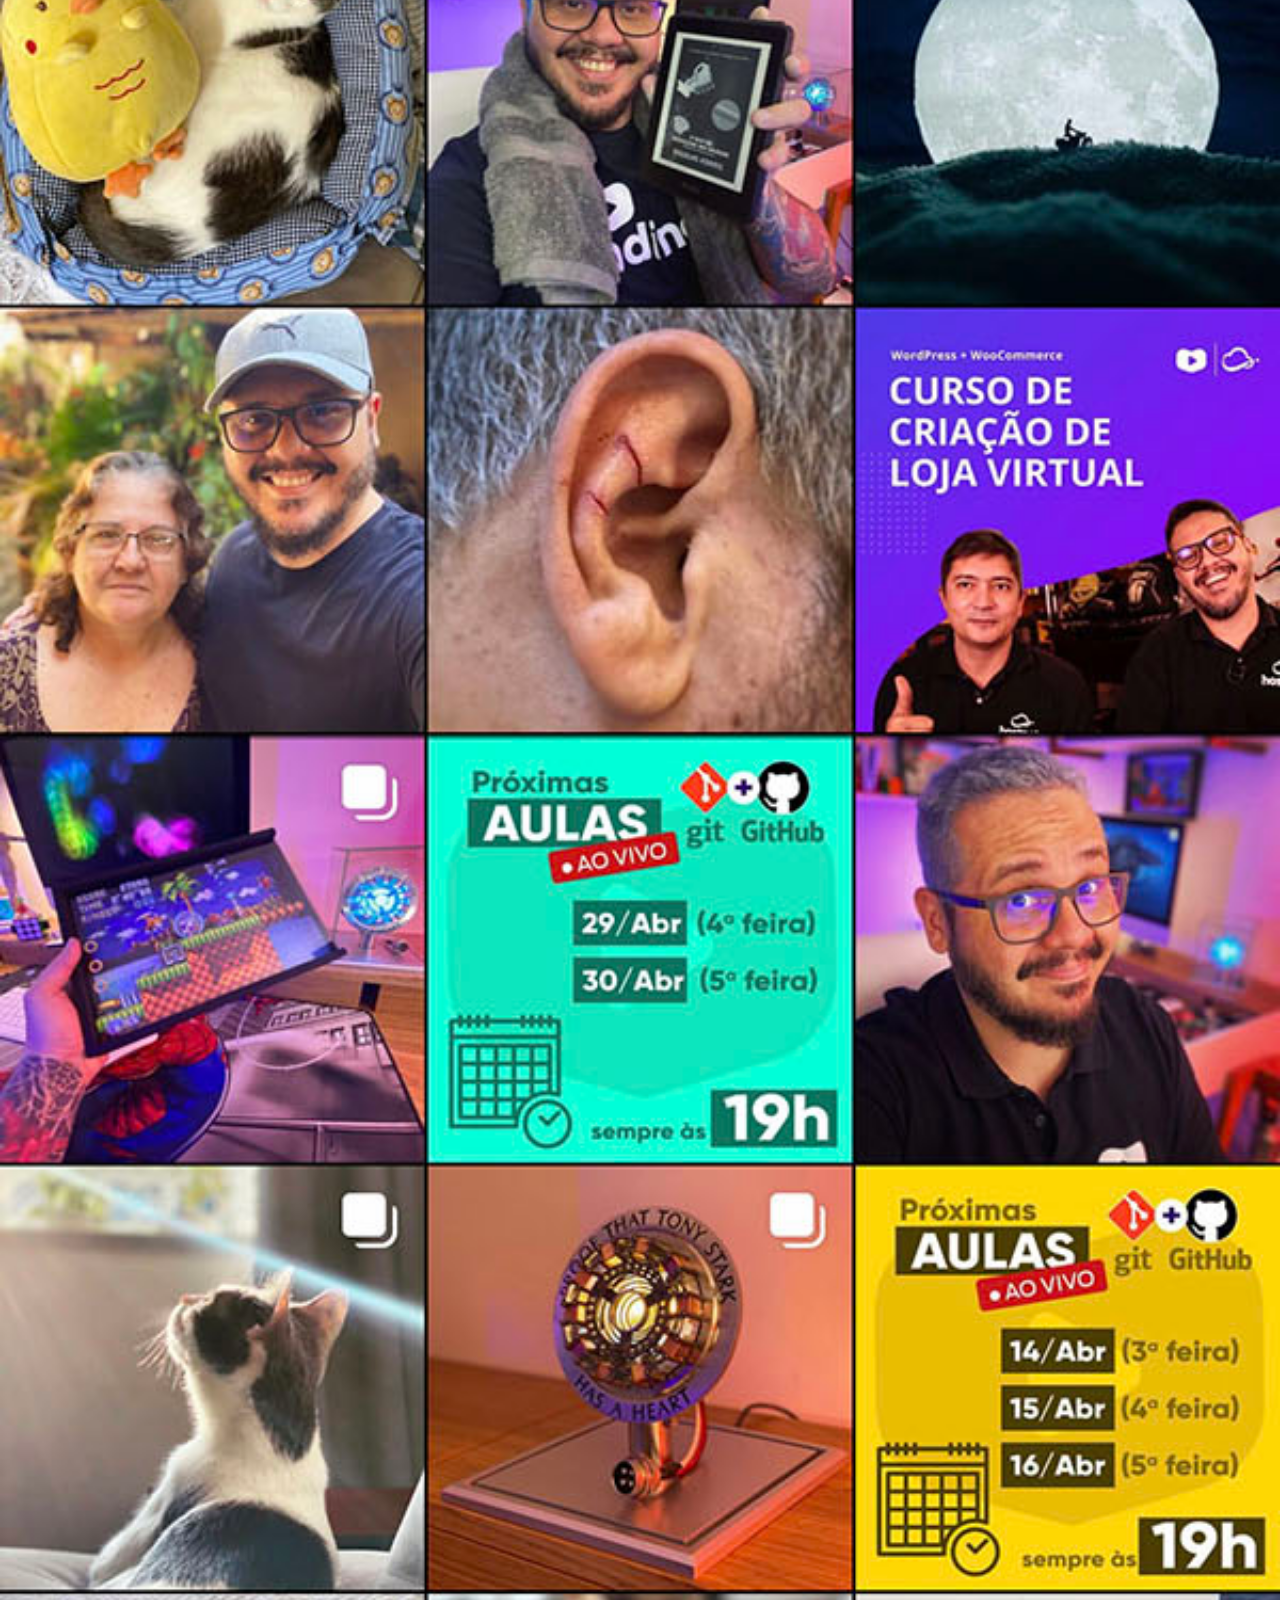
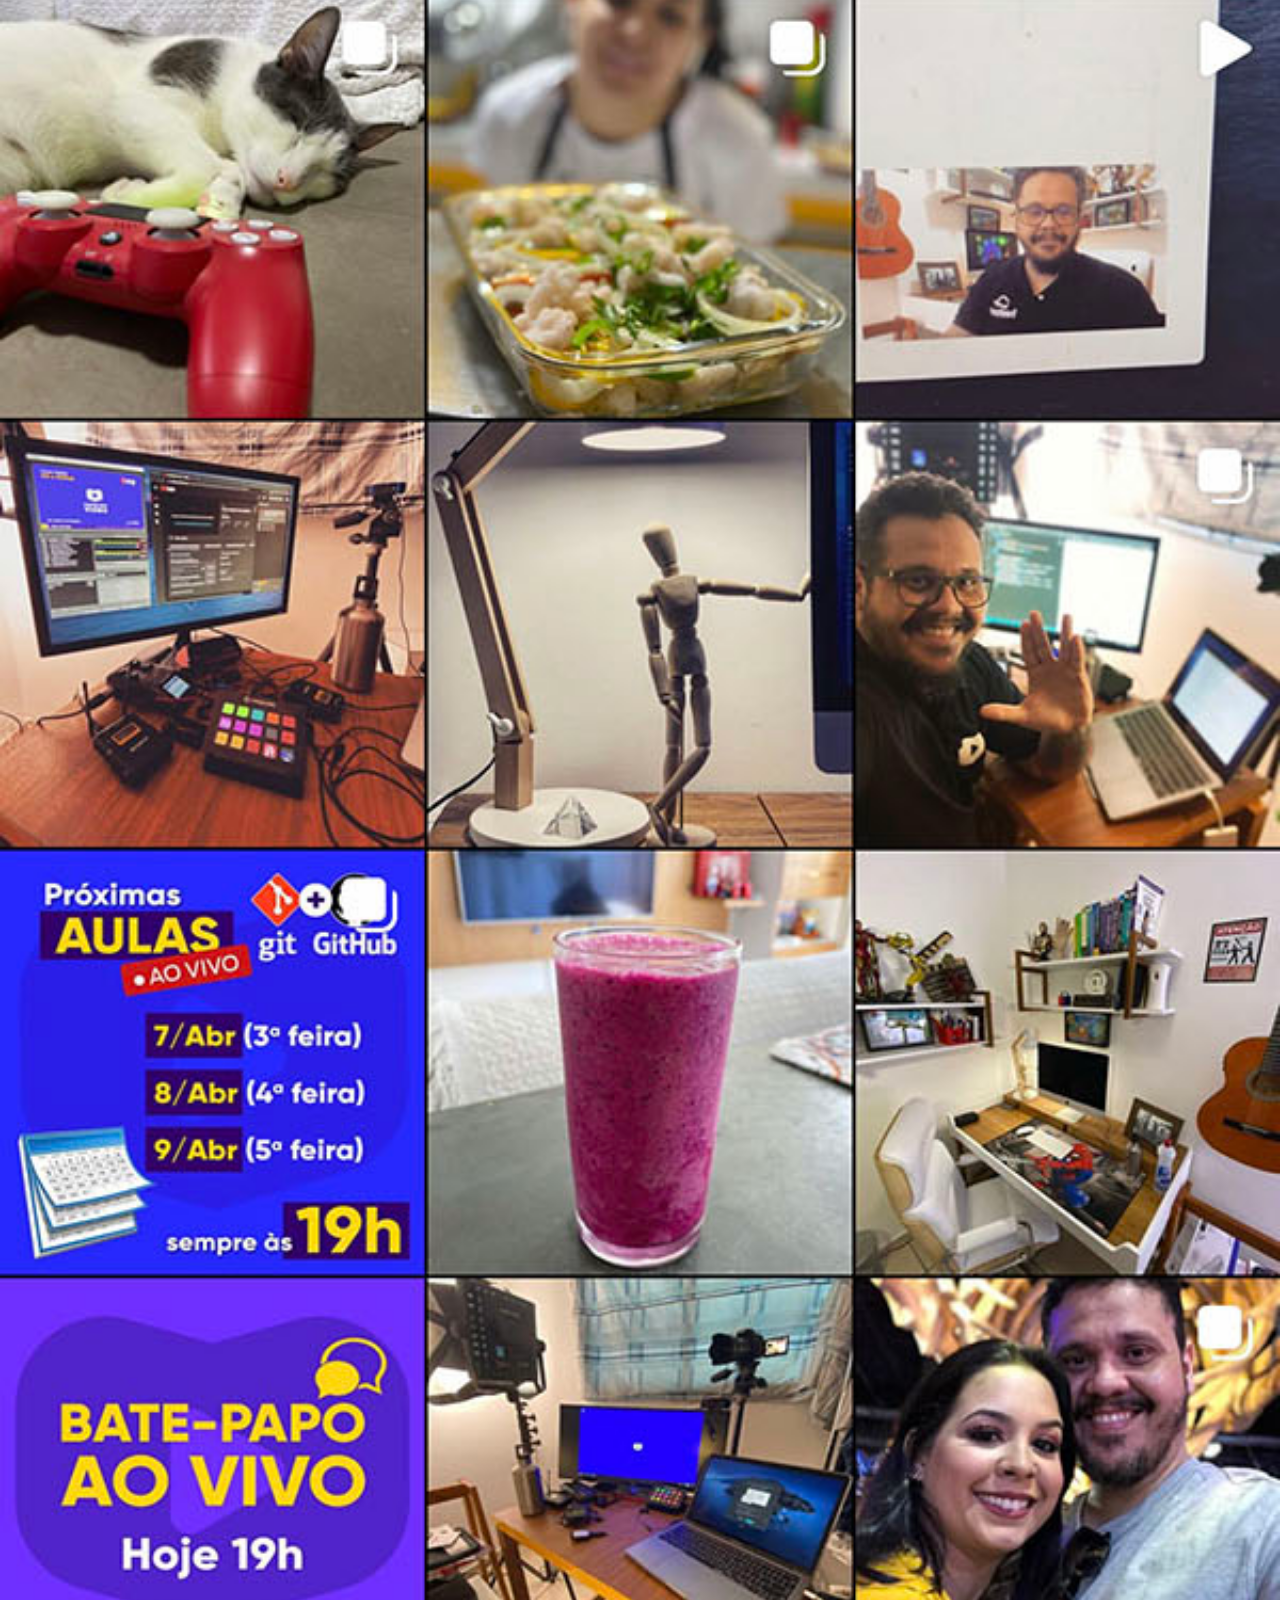
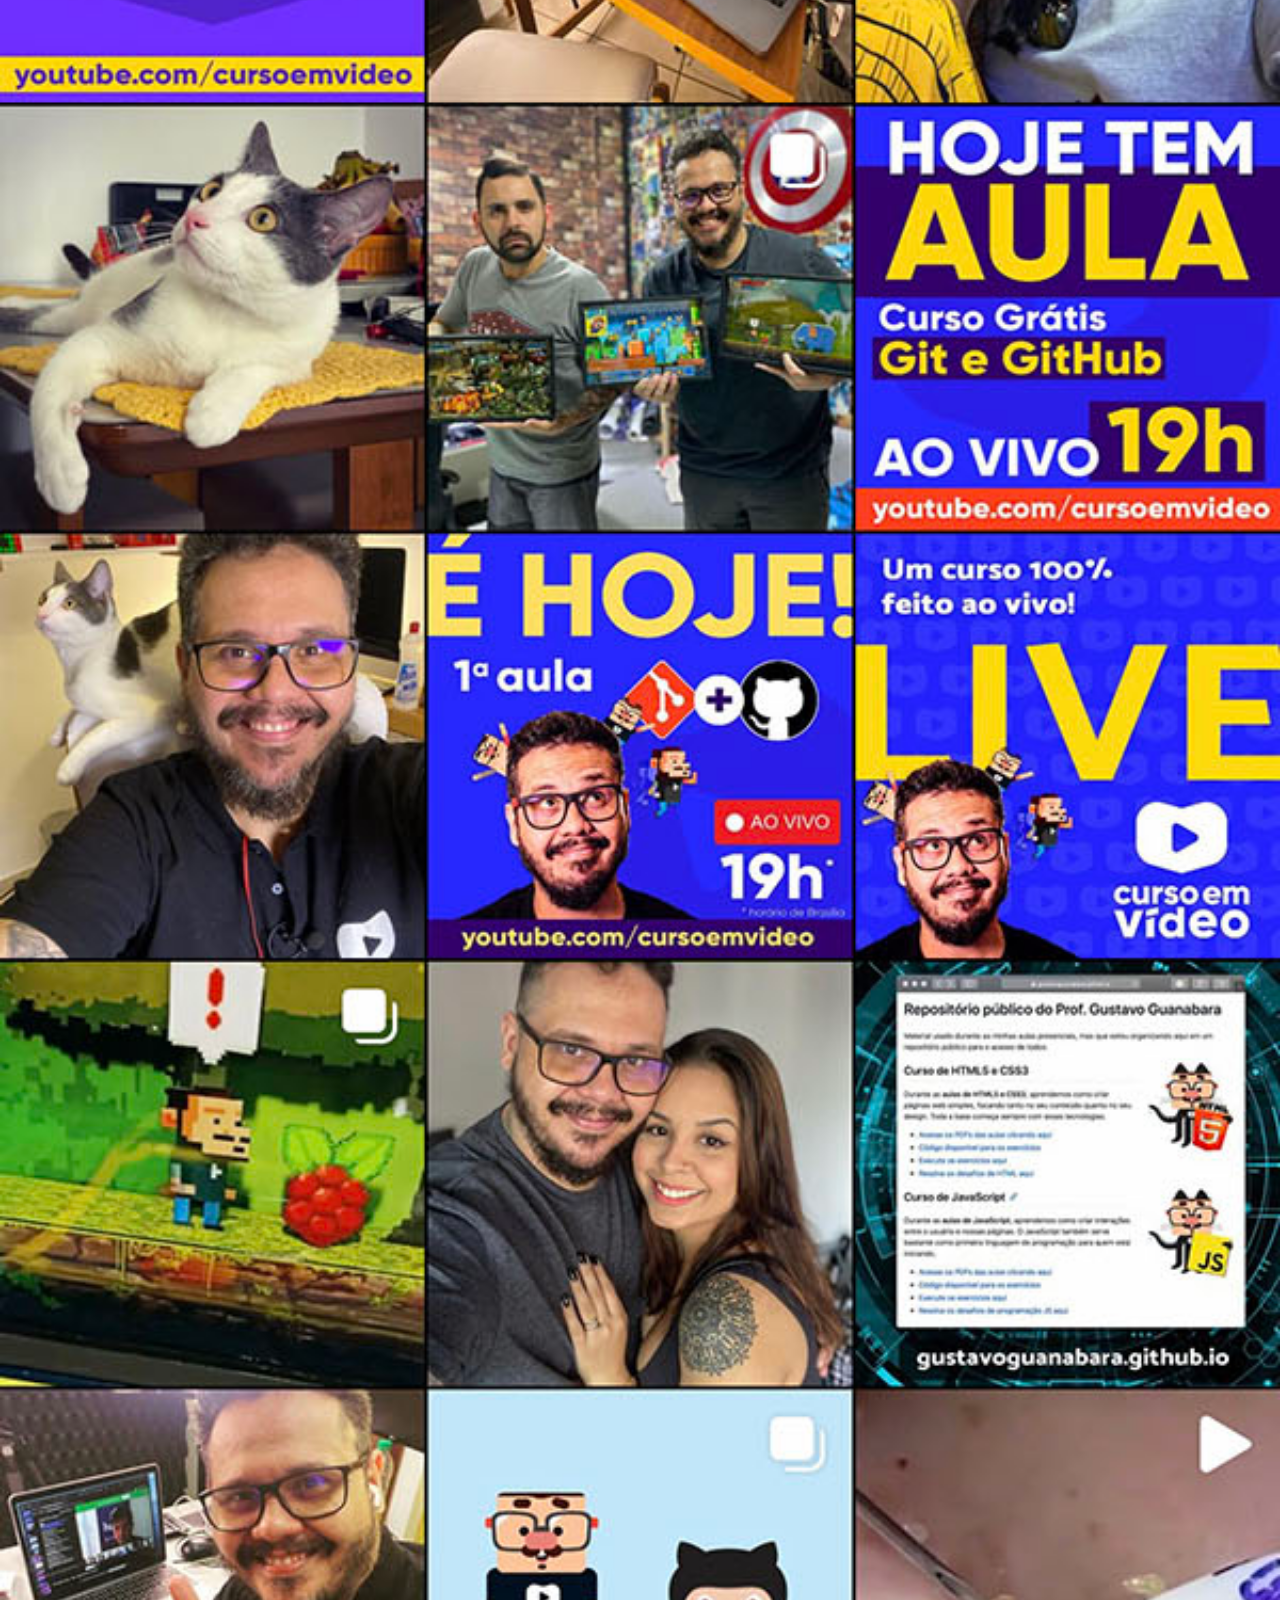
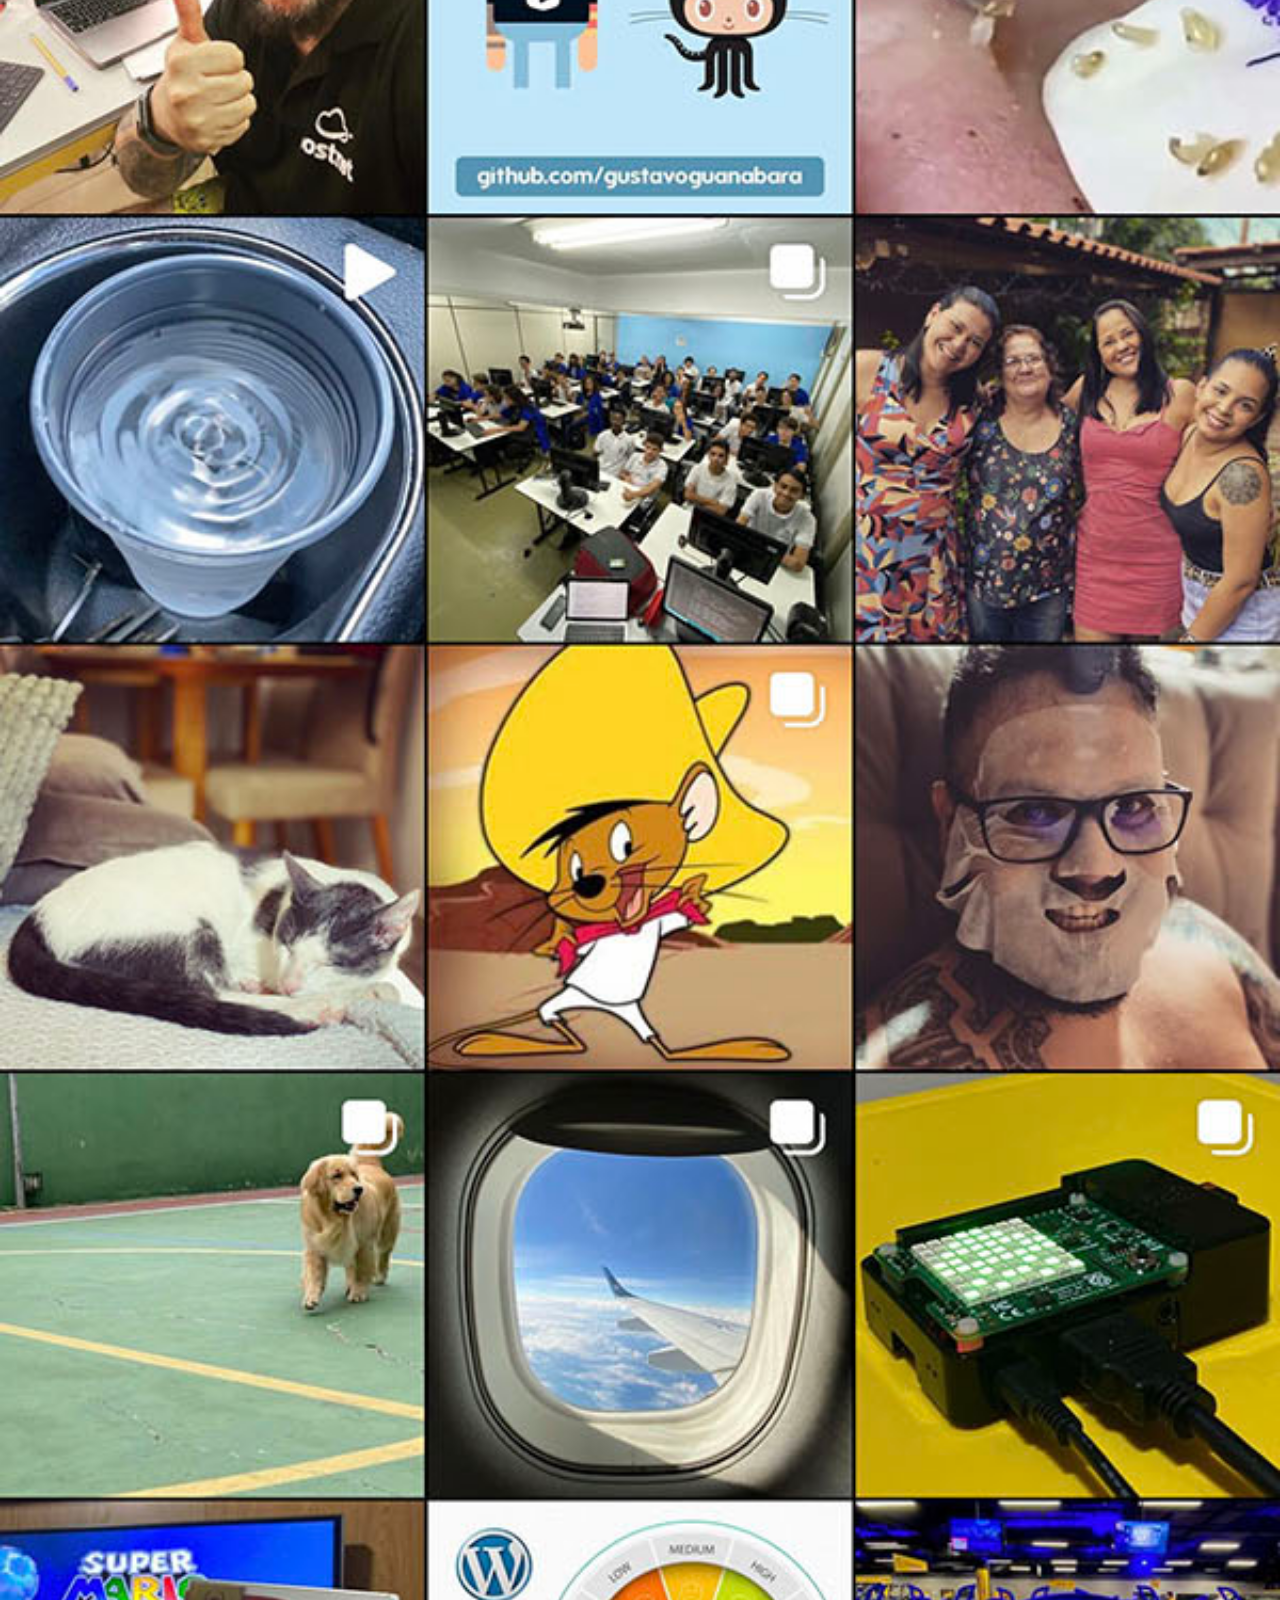
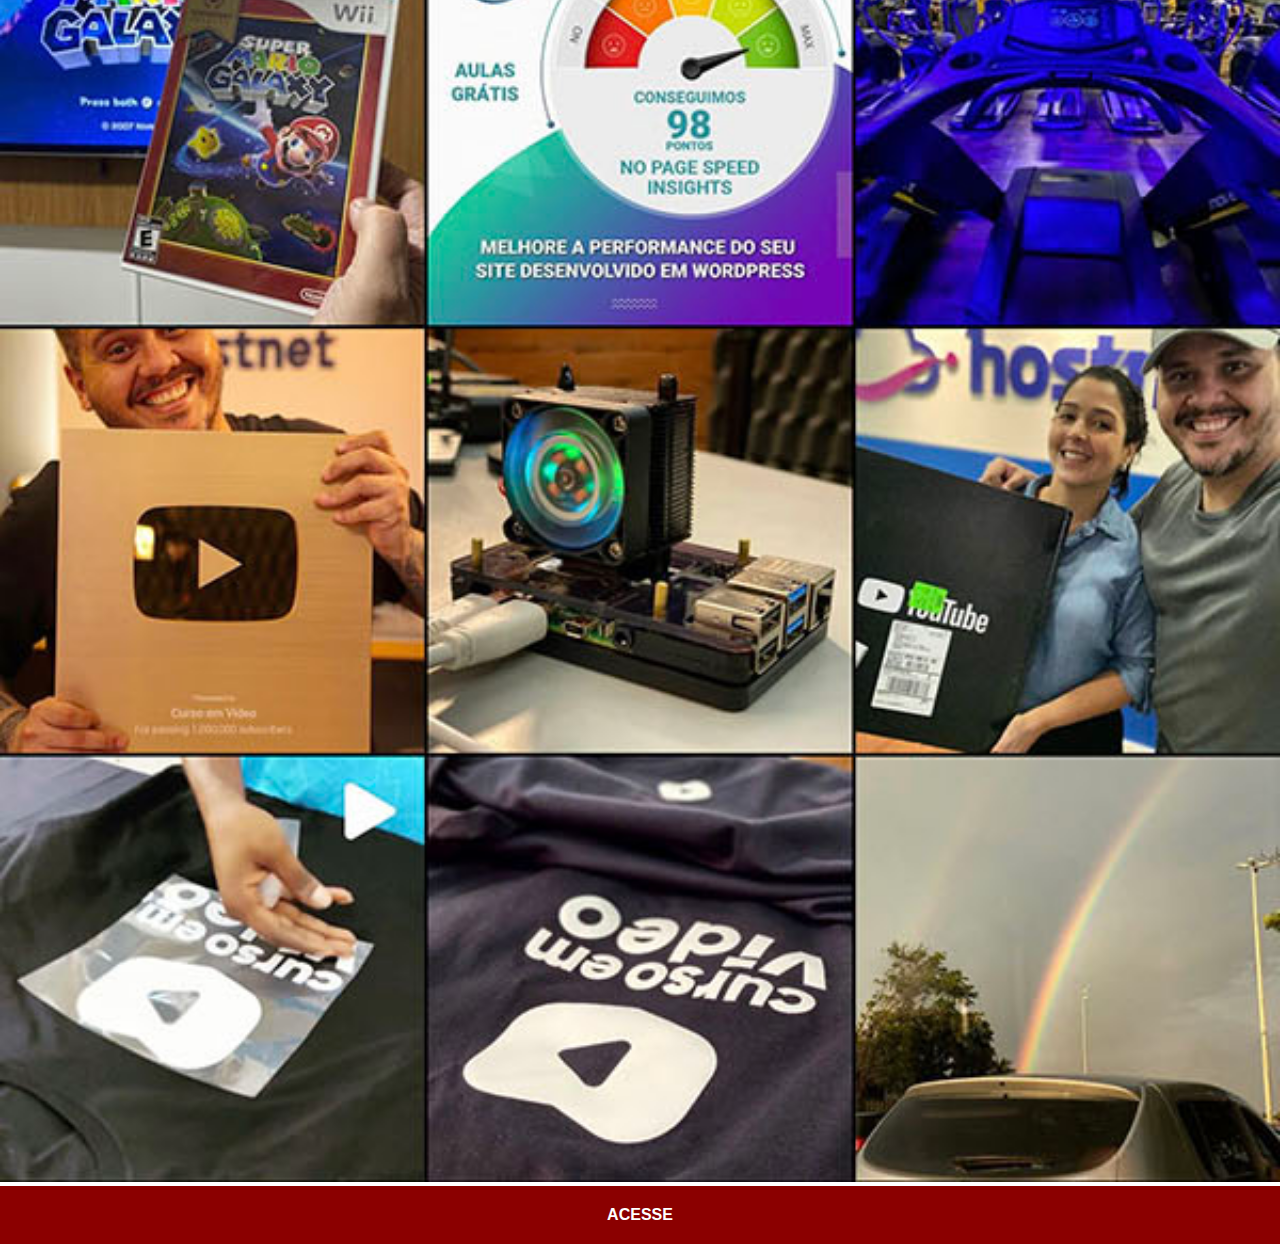
<file: instagram.html>
<!DOCTYPE html>
<html lang="pt-br">
<head>
    <meta charset="UTF-8">
    <meta name="viewport" content="width=device-width, initial-scale=1.0">
    <title>Instagram</title>
    <link rel="stylesheet" href="estilos/social.css">
</head>
<body>
    <img src="imagens/tela-instagram.jpg" alt="youtube">
    <a href="https://www.instagram.com/gustavoguanabara/" target="_blank"> ACESSE</a>
</body>
</html>
</file>
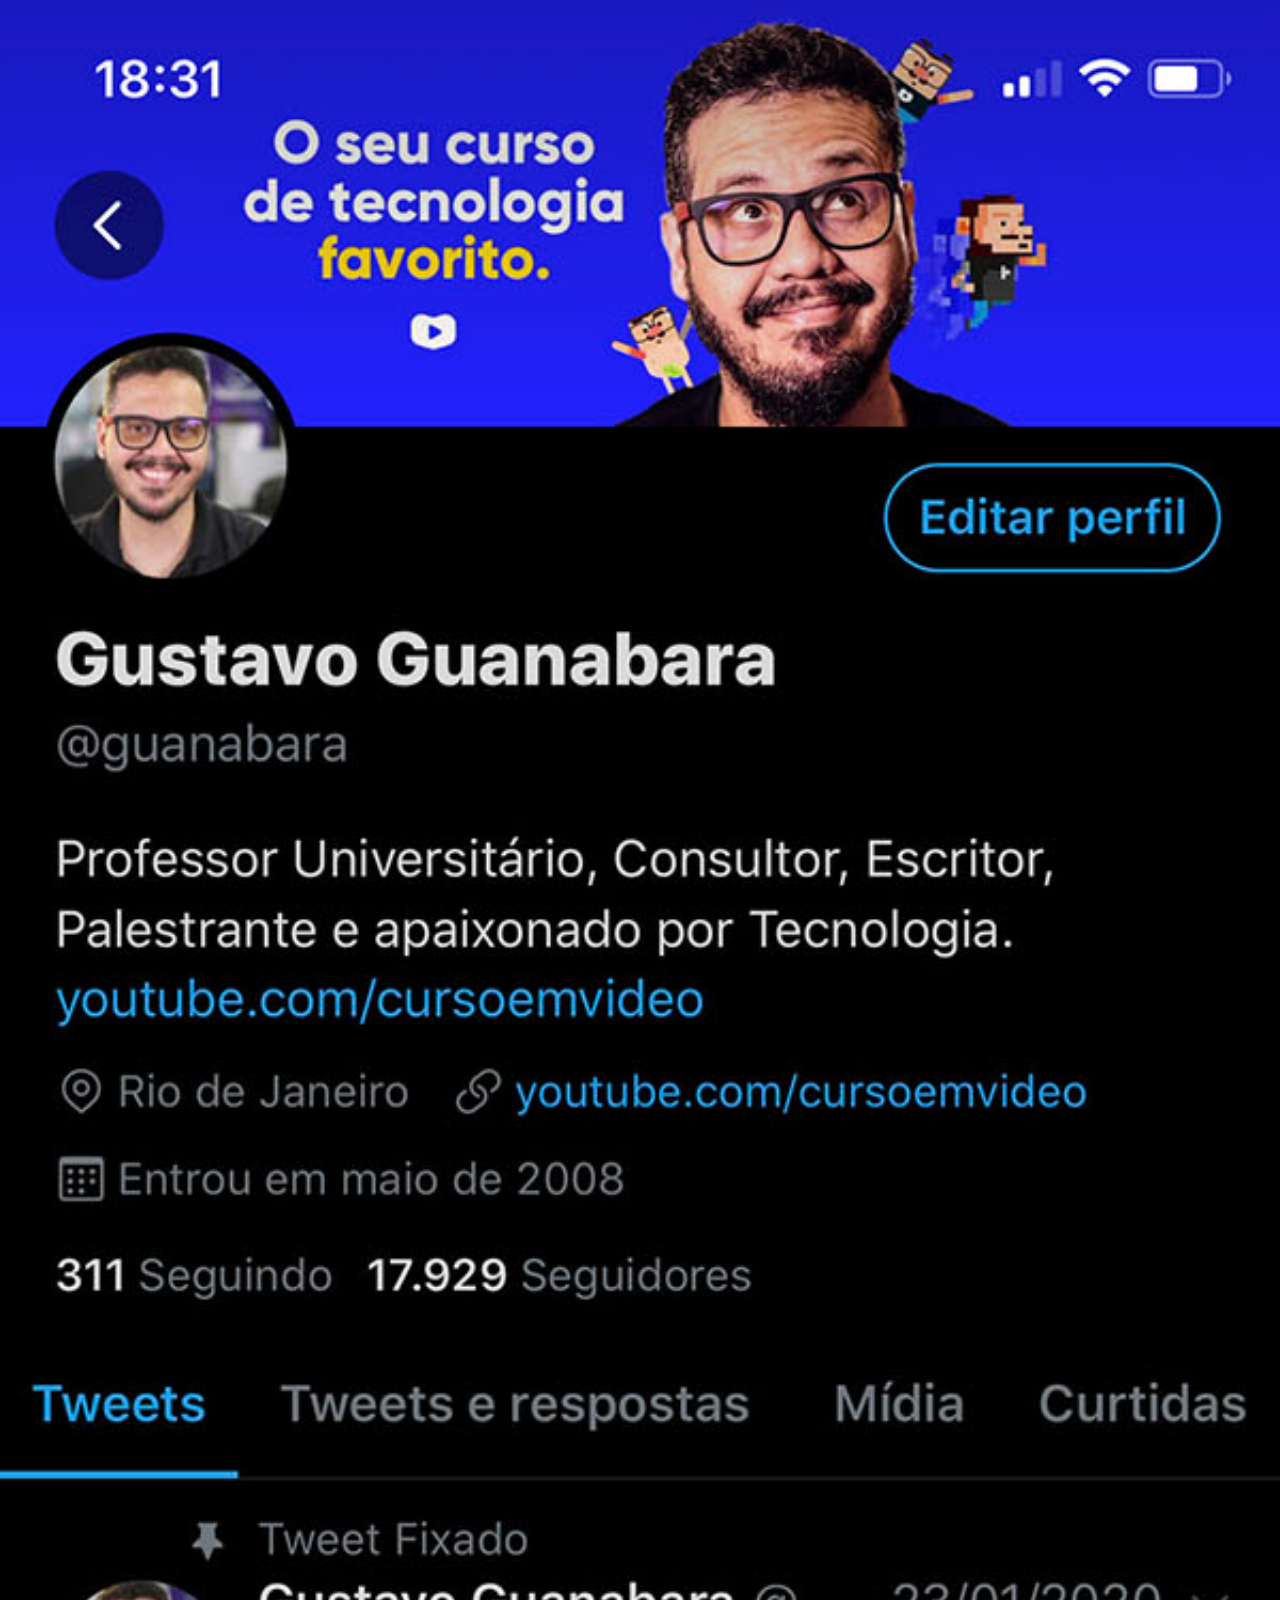
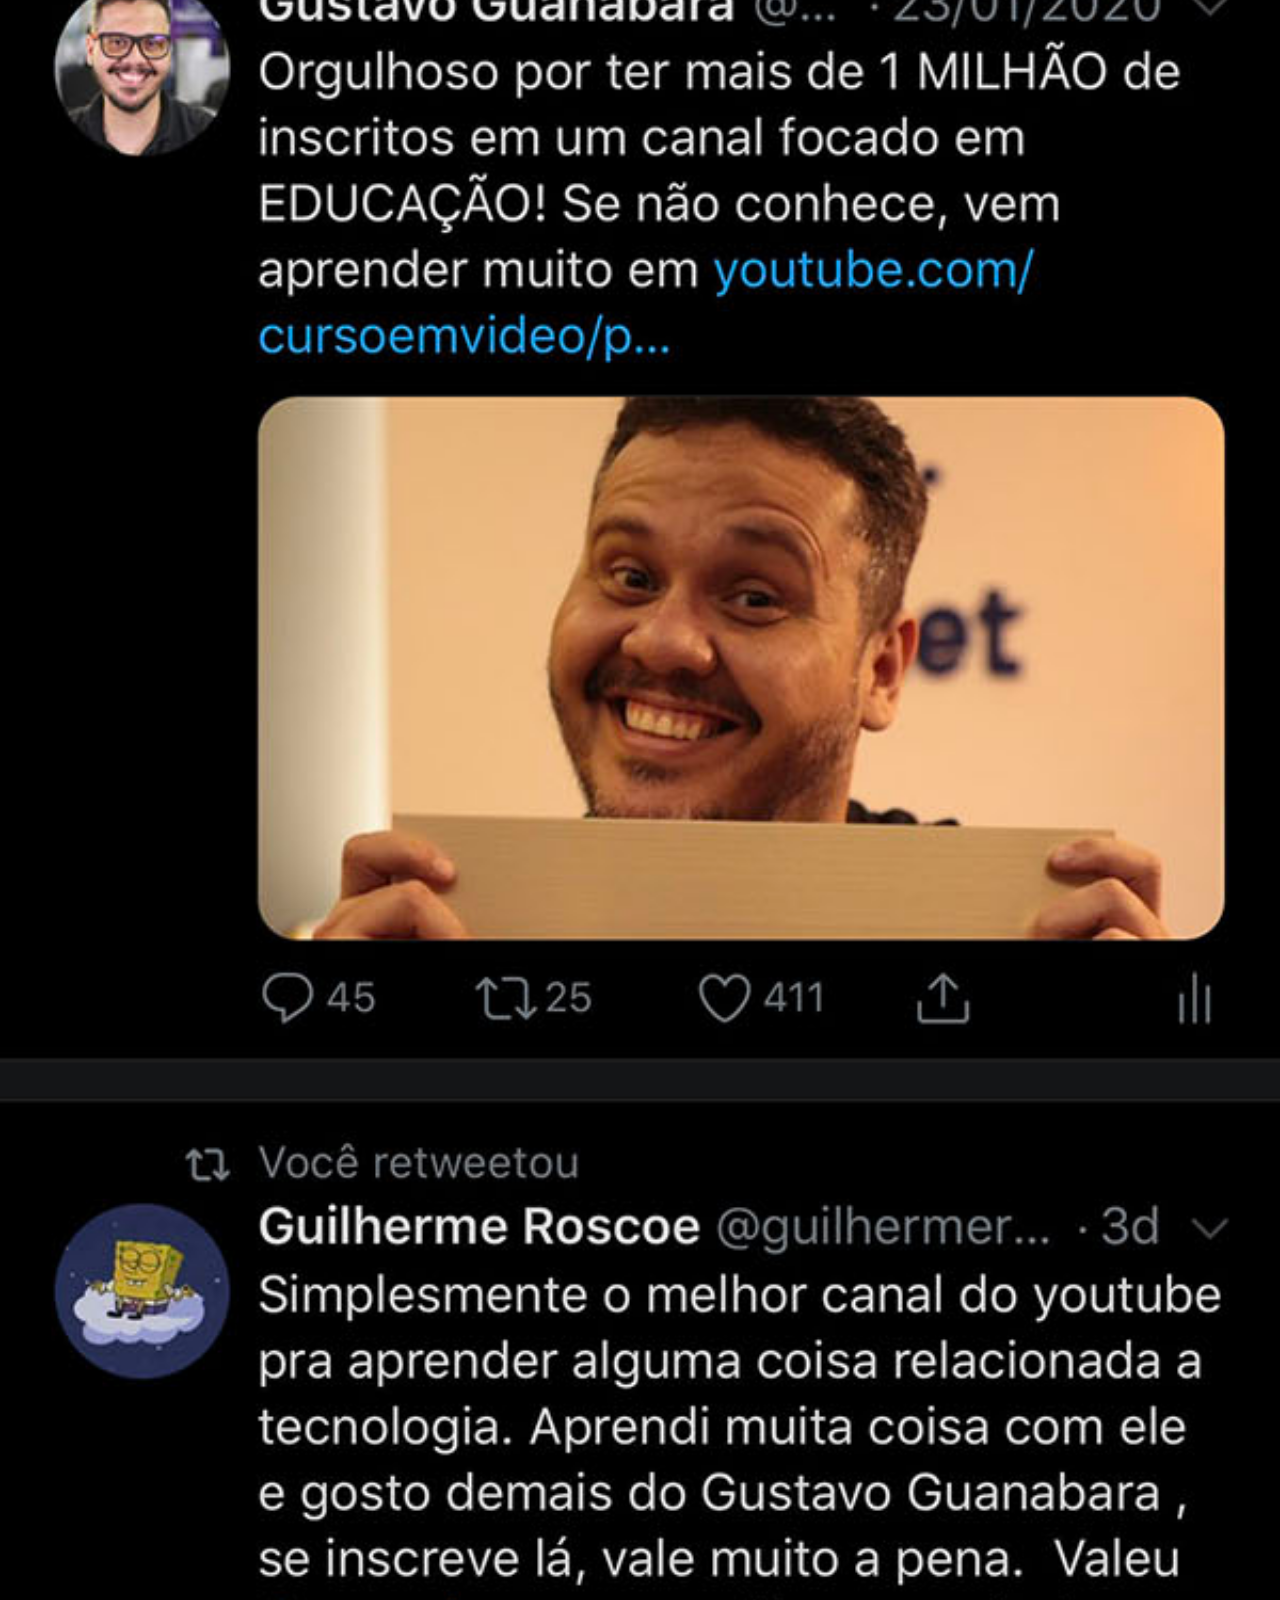
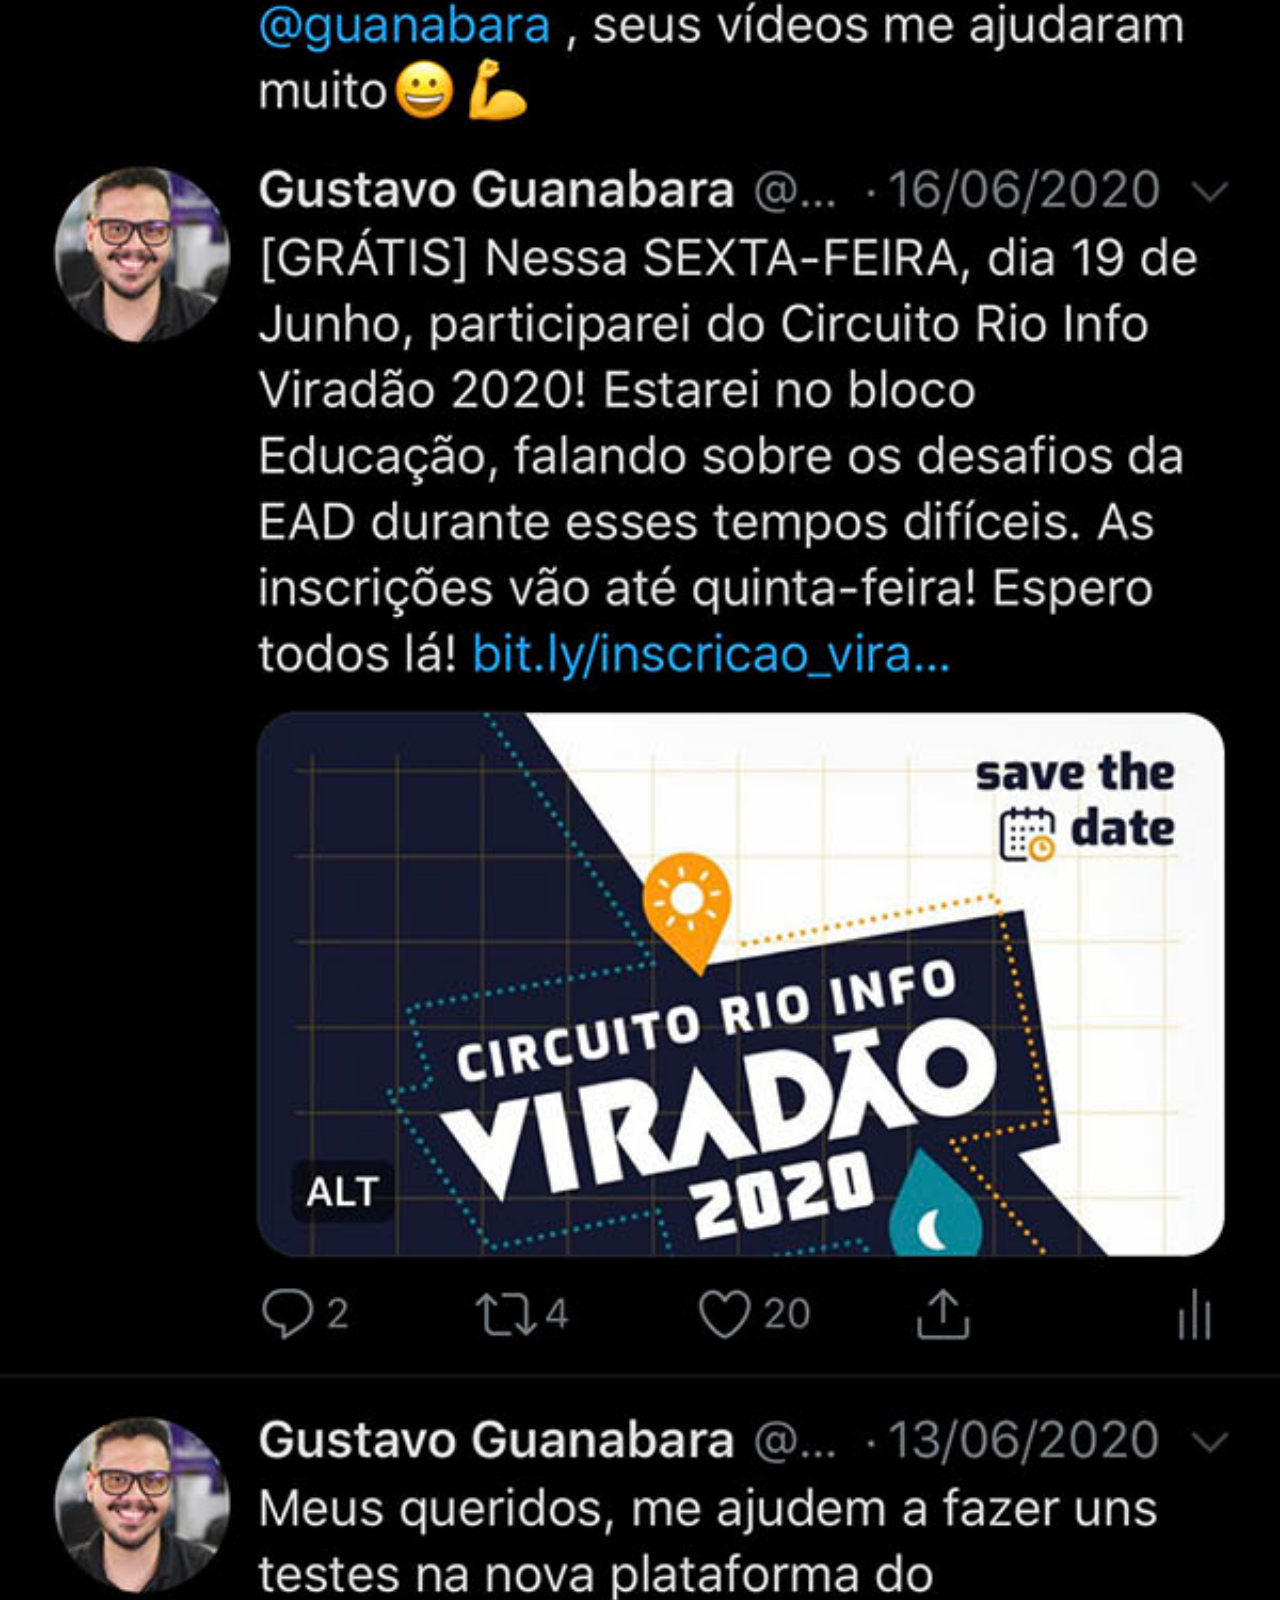
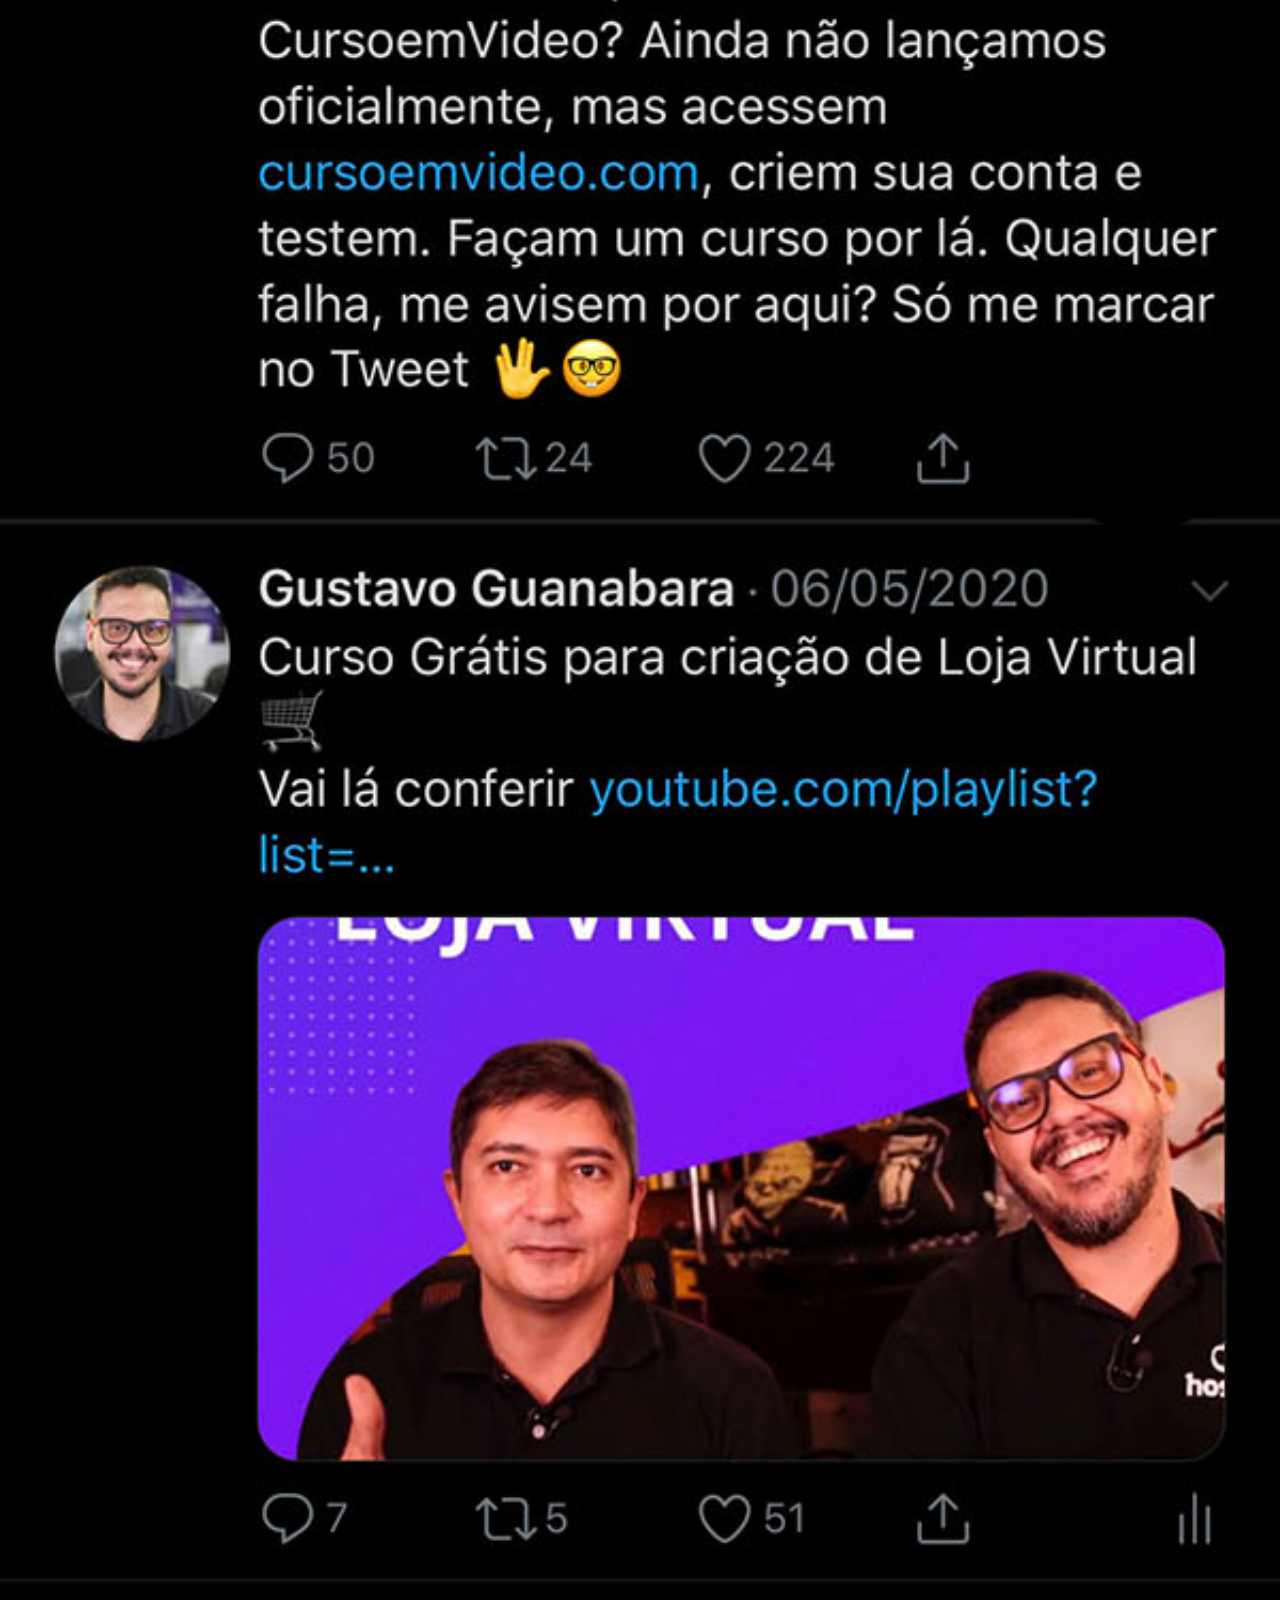
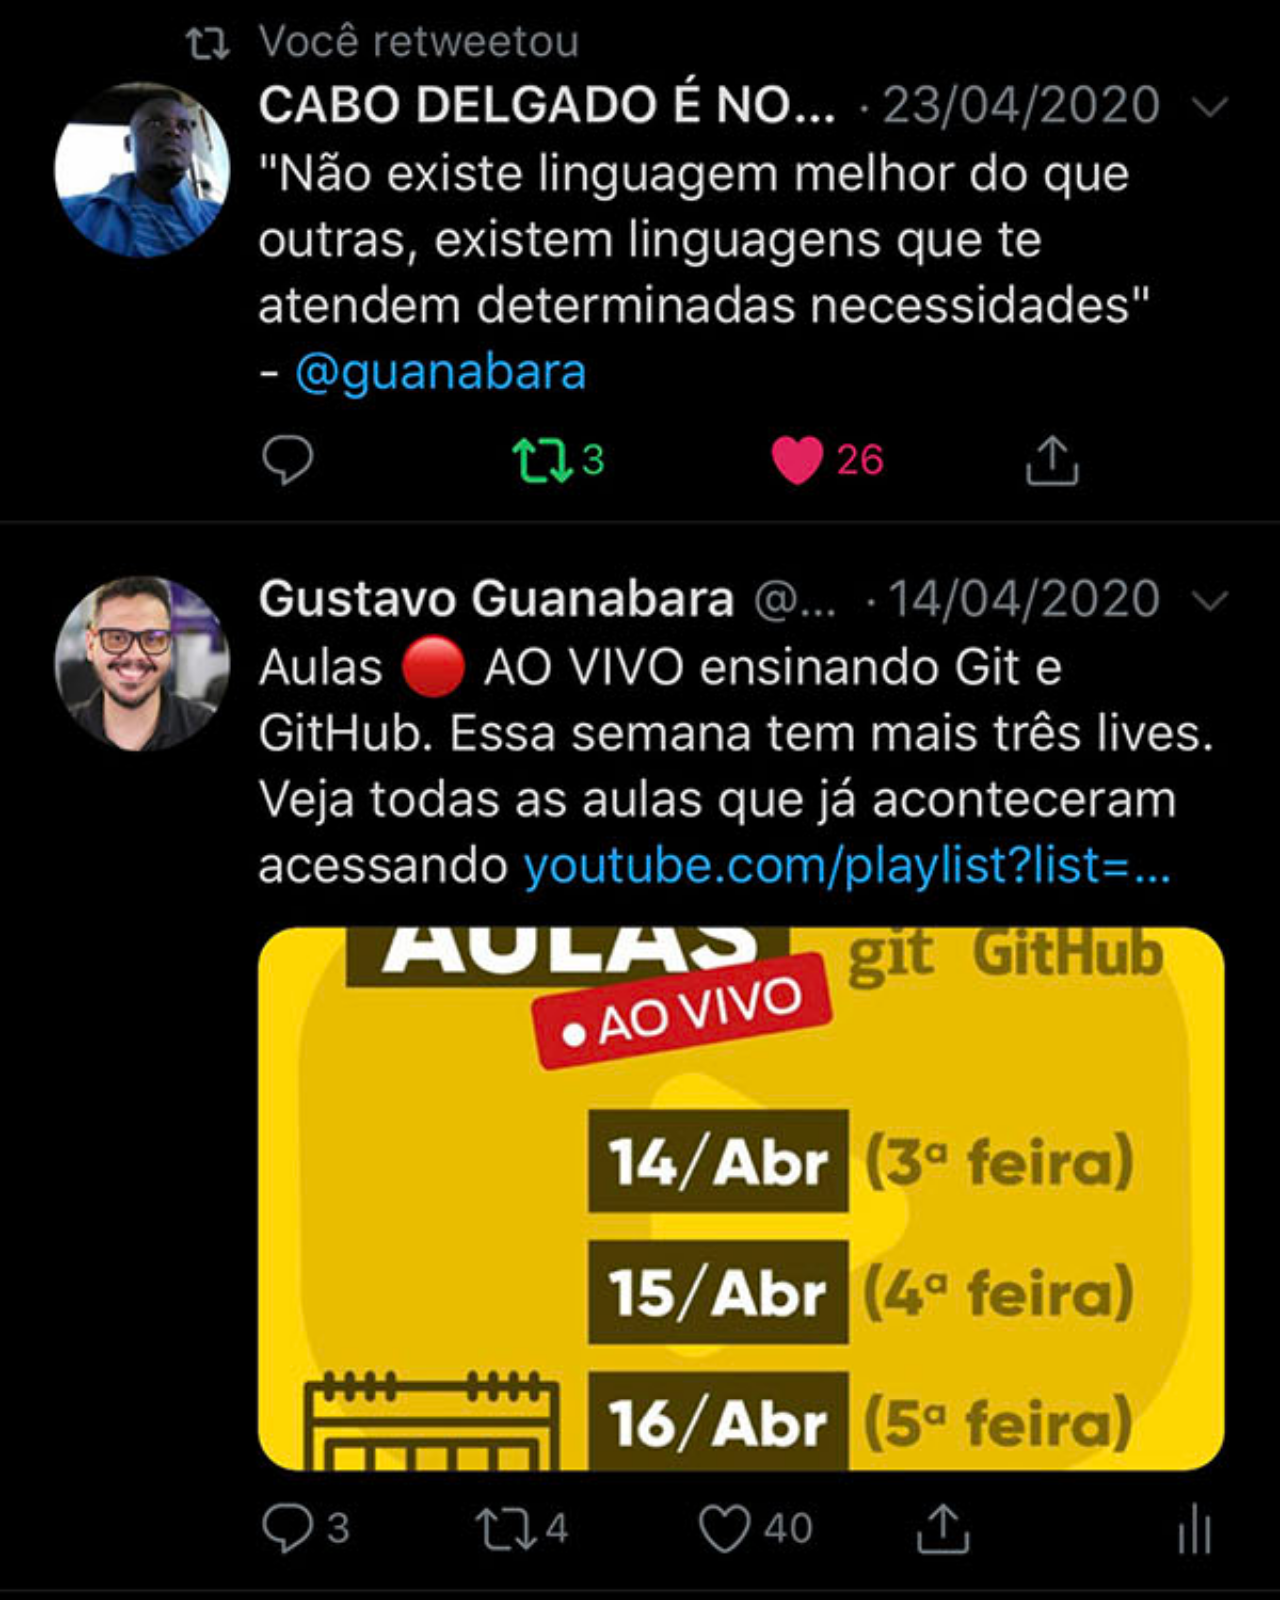
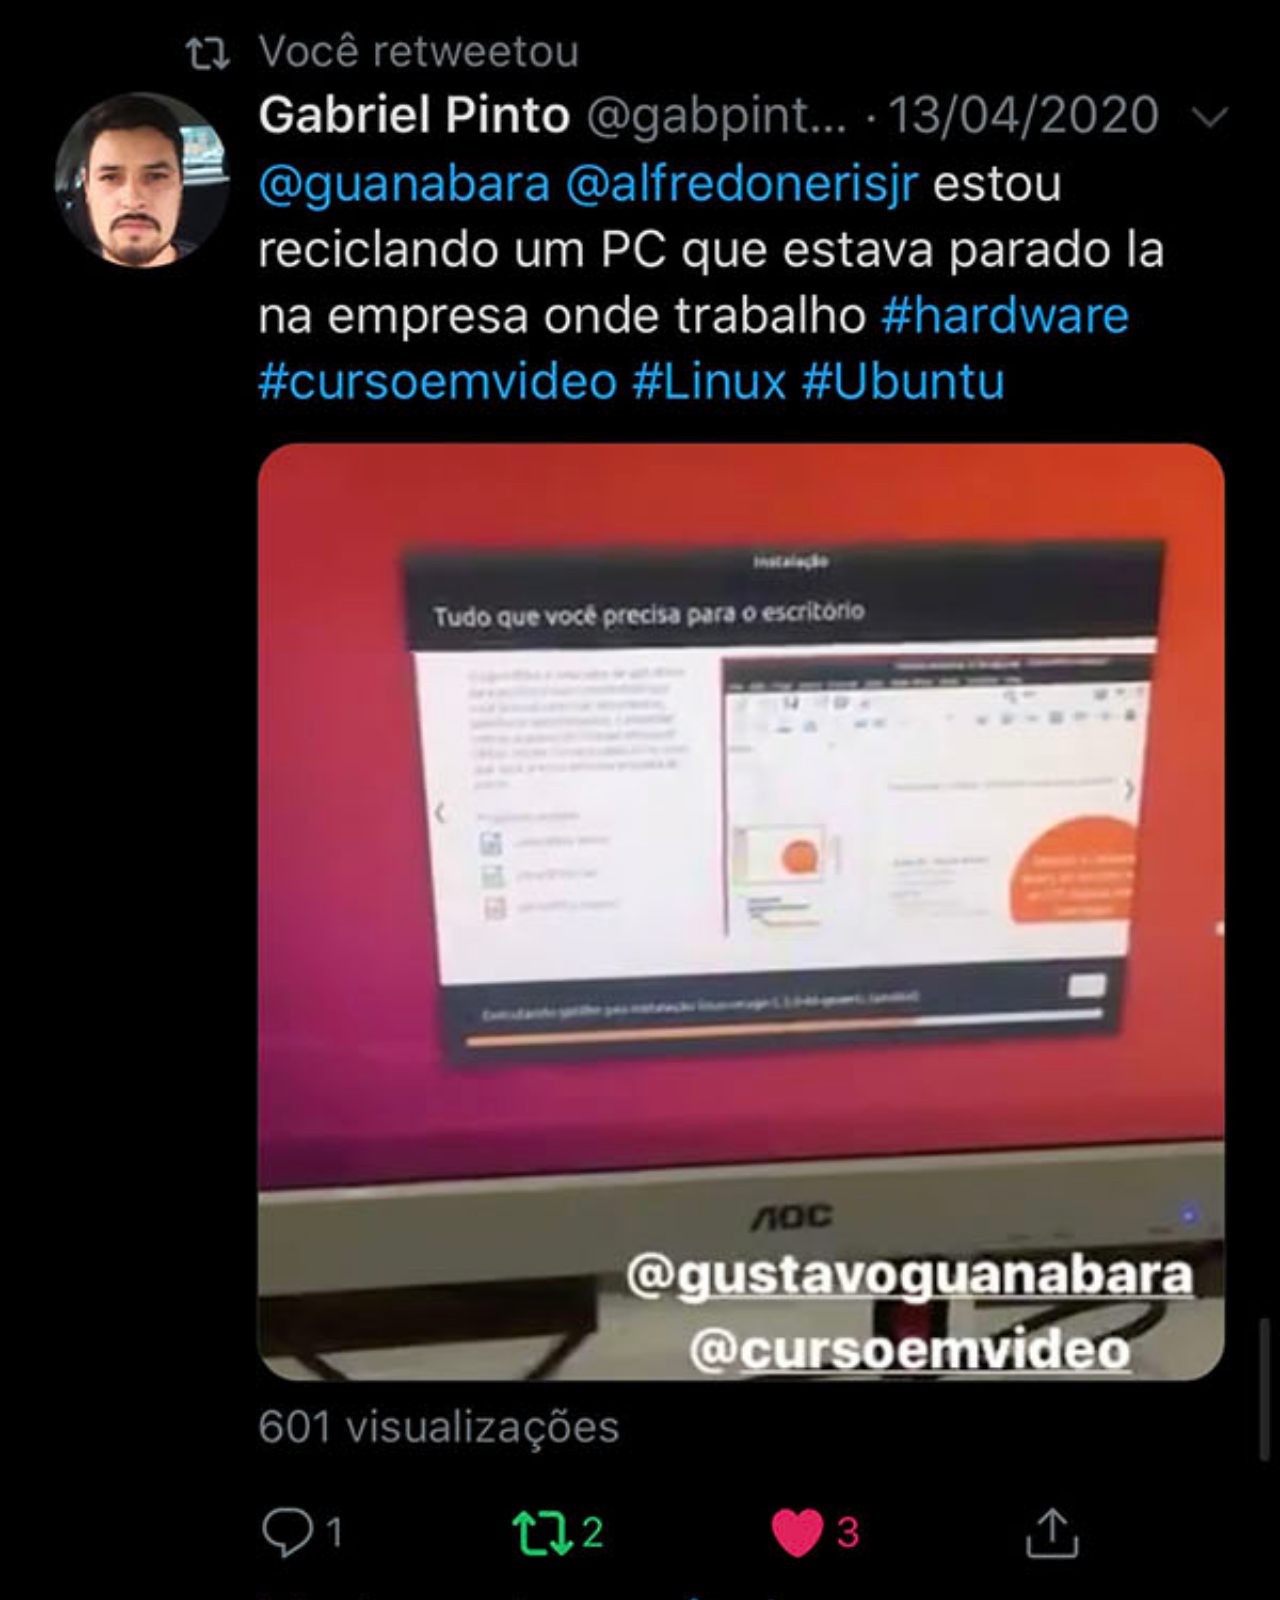
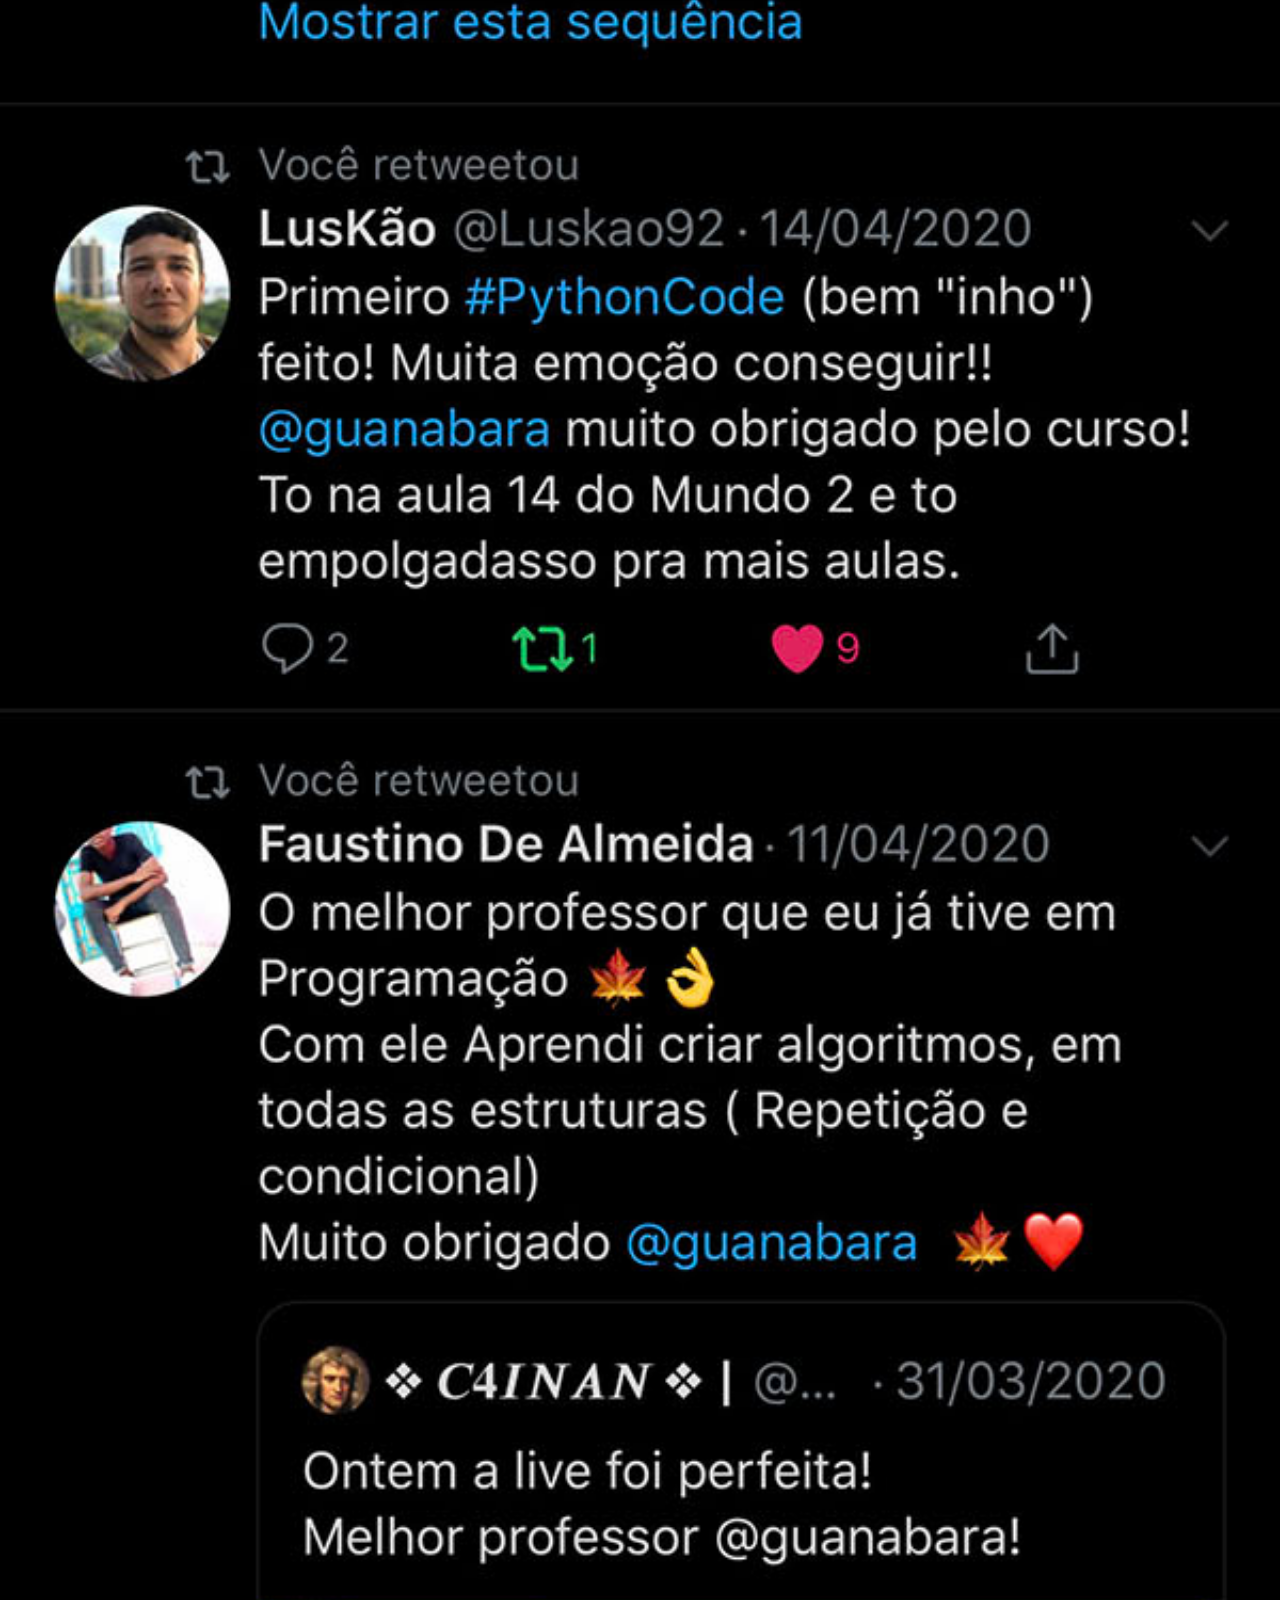
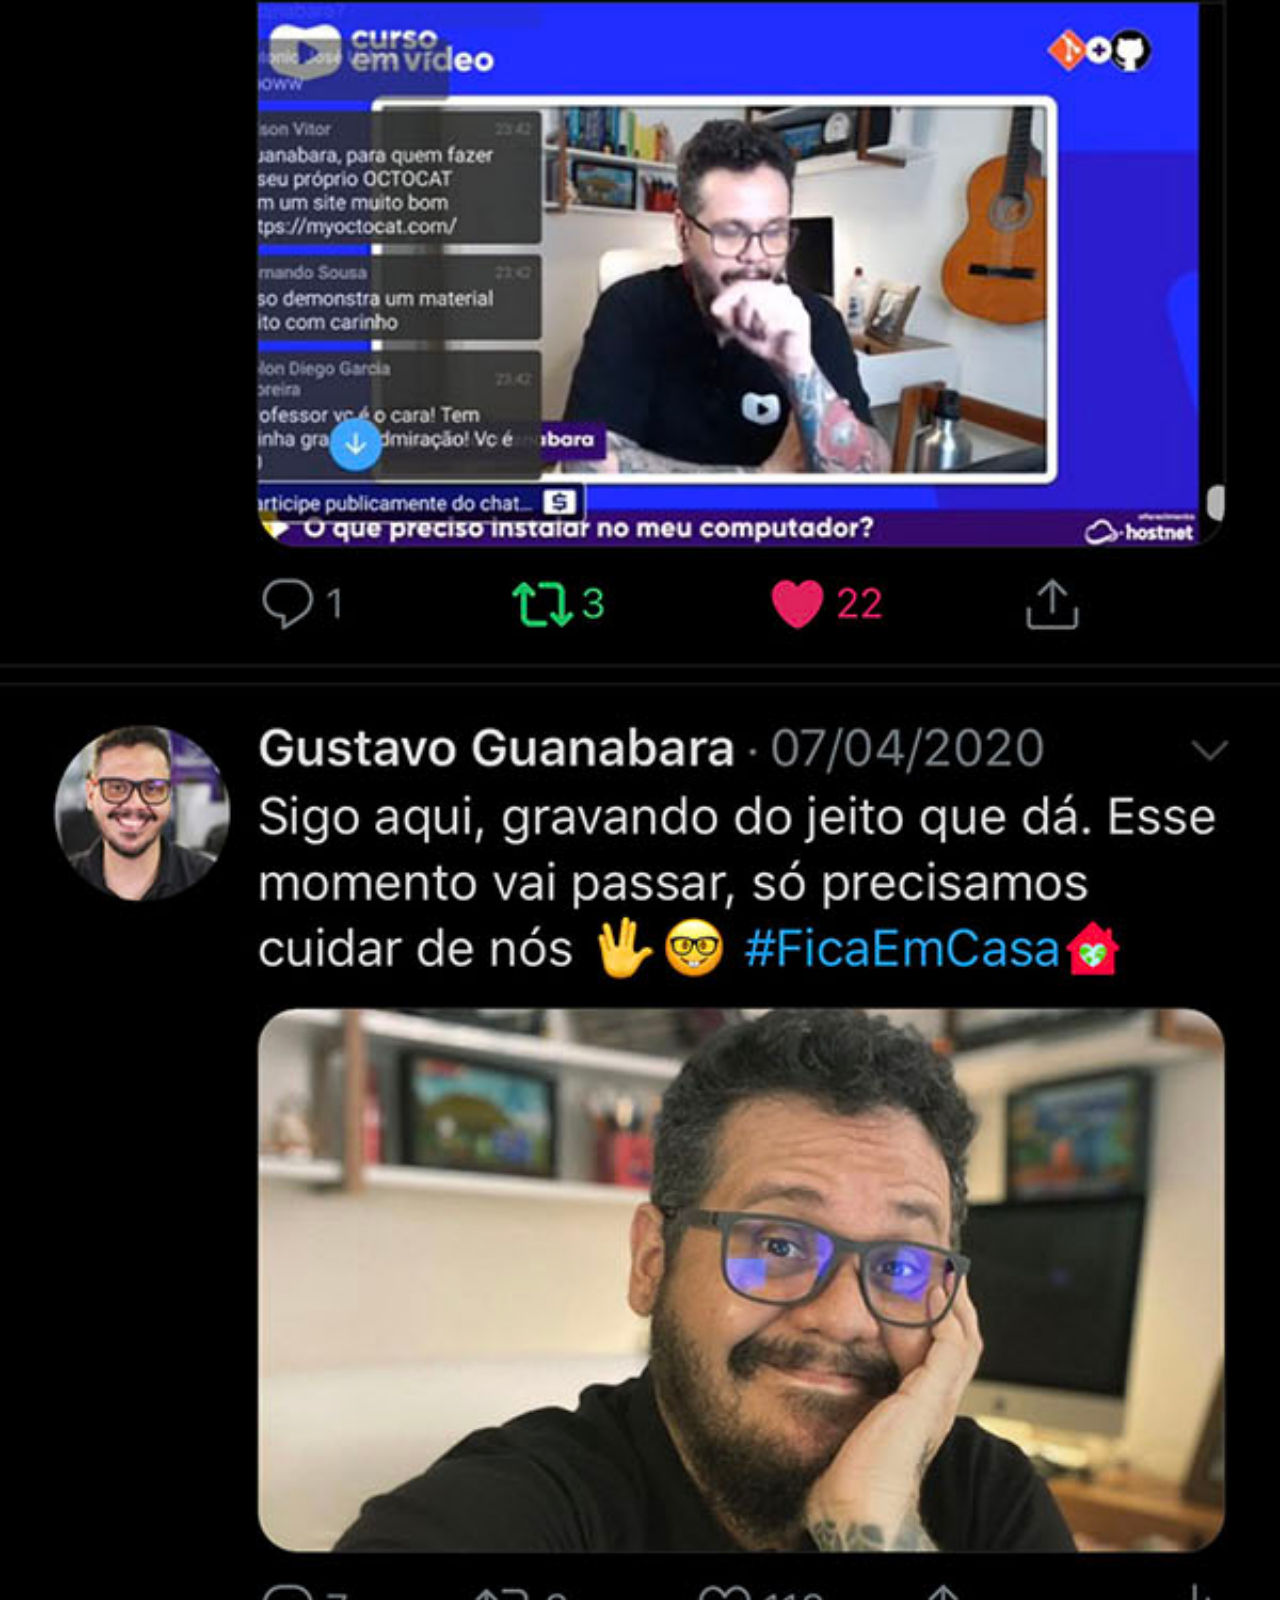
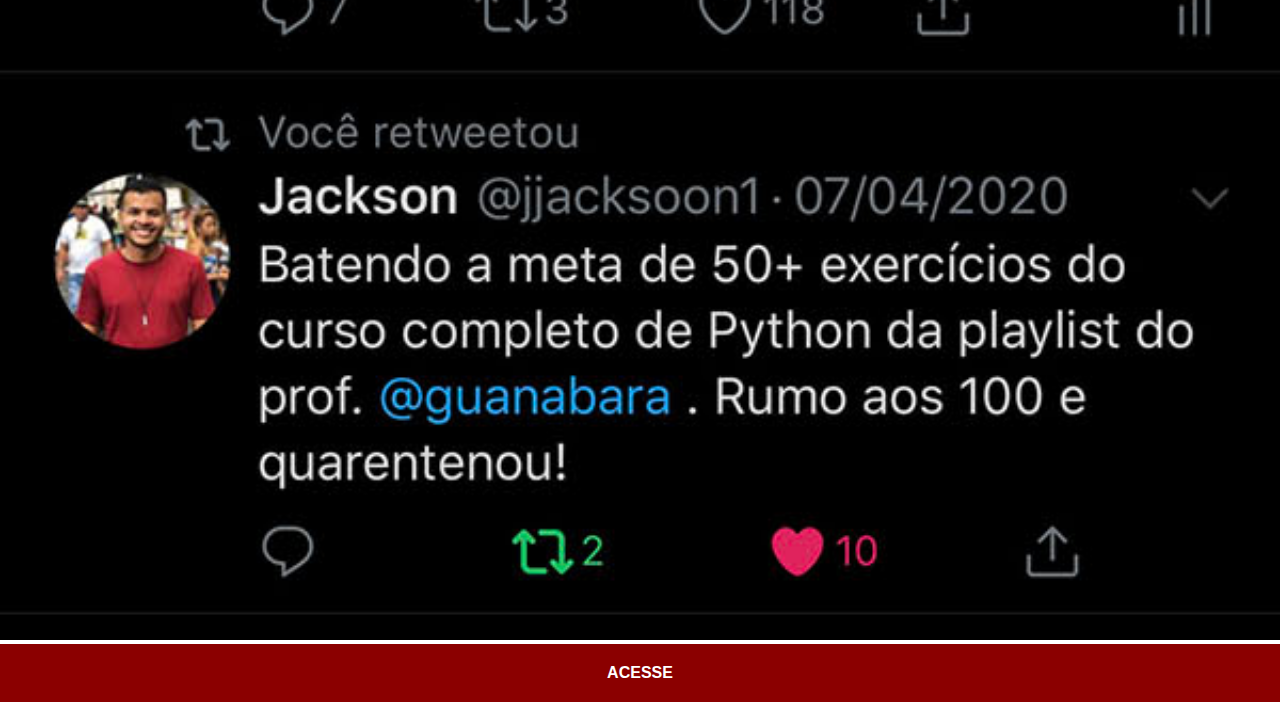
<file: twiter.html>
<!DOCTYPE html>
<html lang="pt-br">
<head>
    <meta charset="UTF-8">
    <meta name="viewport" content="width=device-width, initial-scale=1.0">
    <title>Twiter</title>
    <link rel="stylesheet" href="estilos/social.css">
</head>
<body>
    <img src="imagens/tela-twitter.jpg" alt="youtube">
    <a href="https://x.com/cursoemvideo" target="_blank"> ACESSE</a>
</body>
</html>
</file>
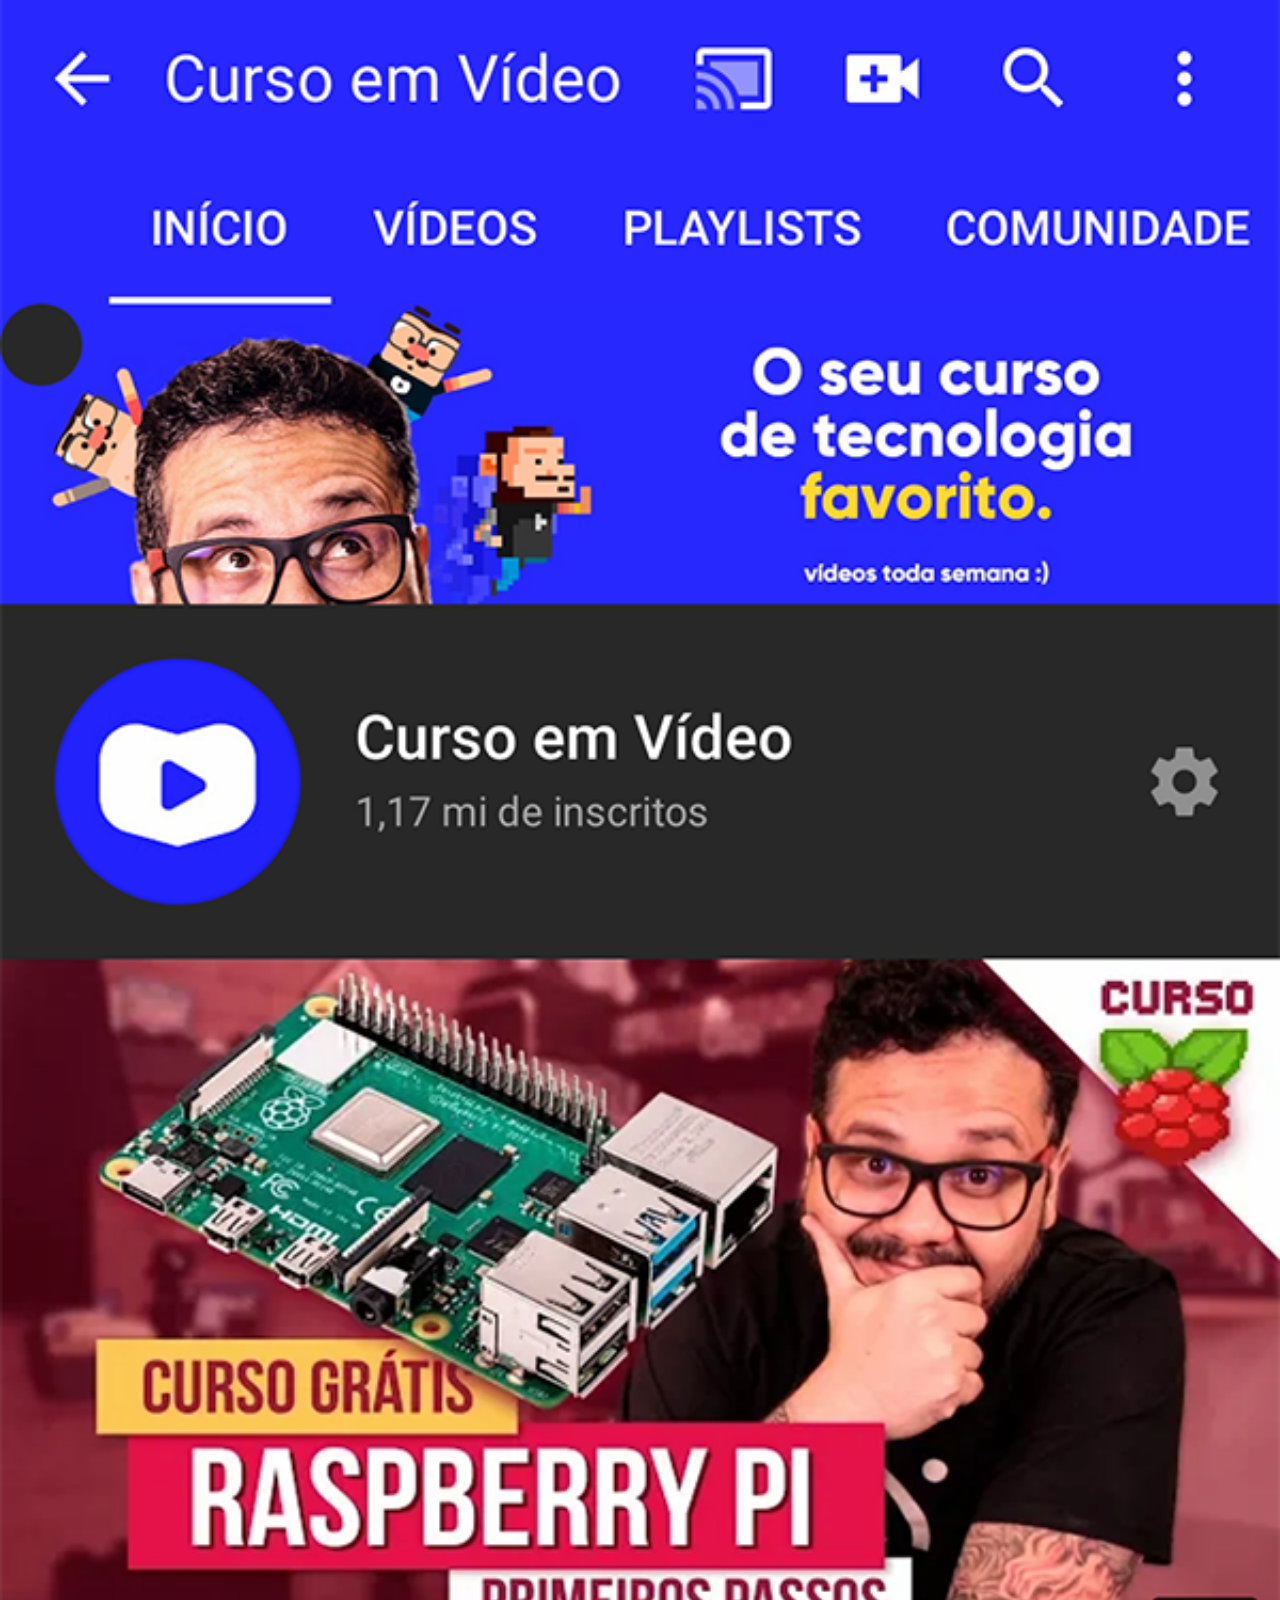
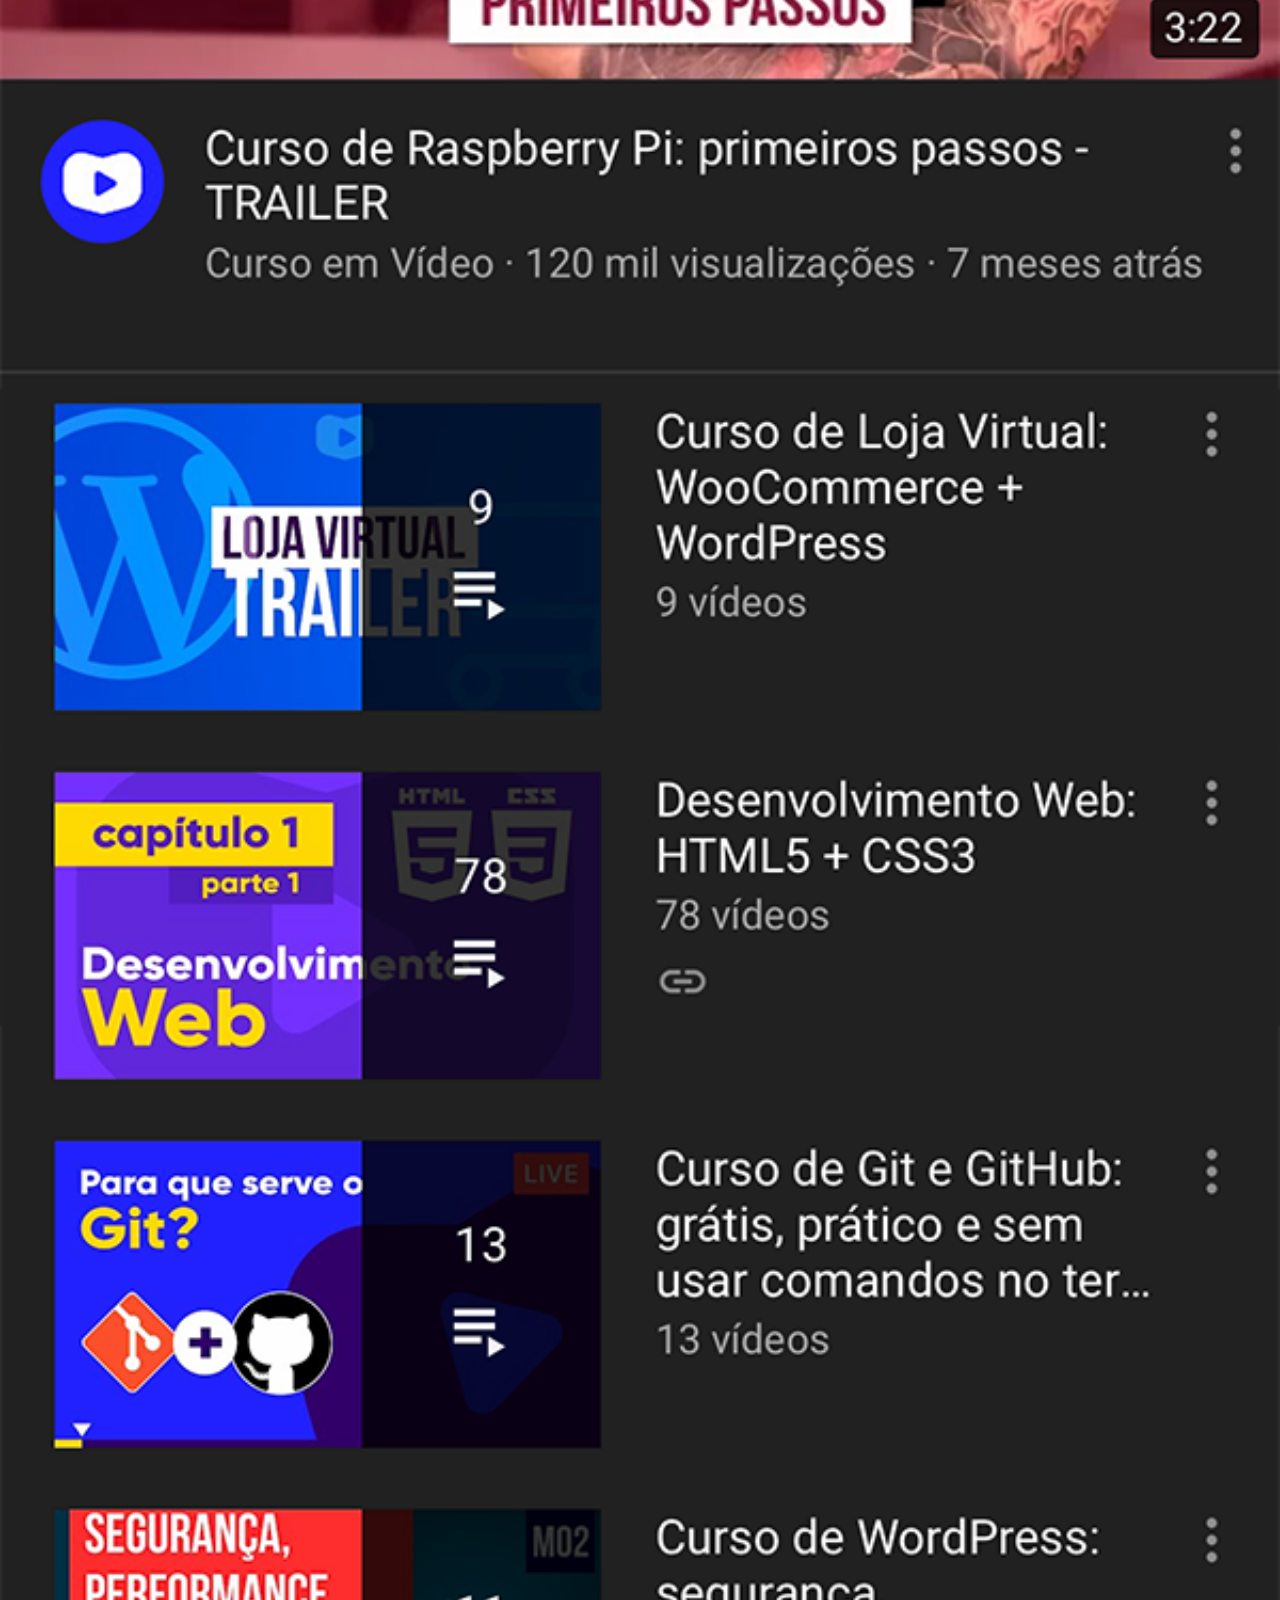
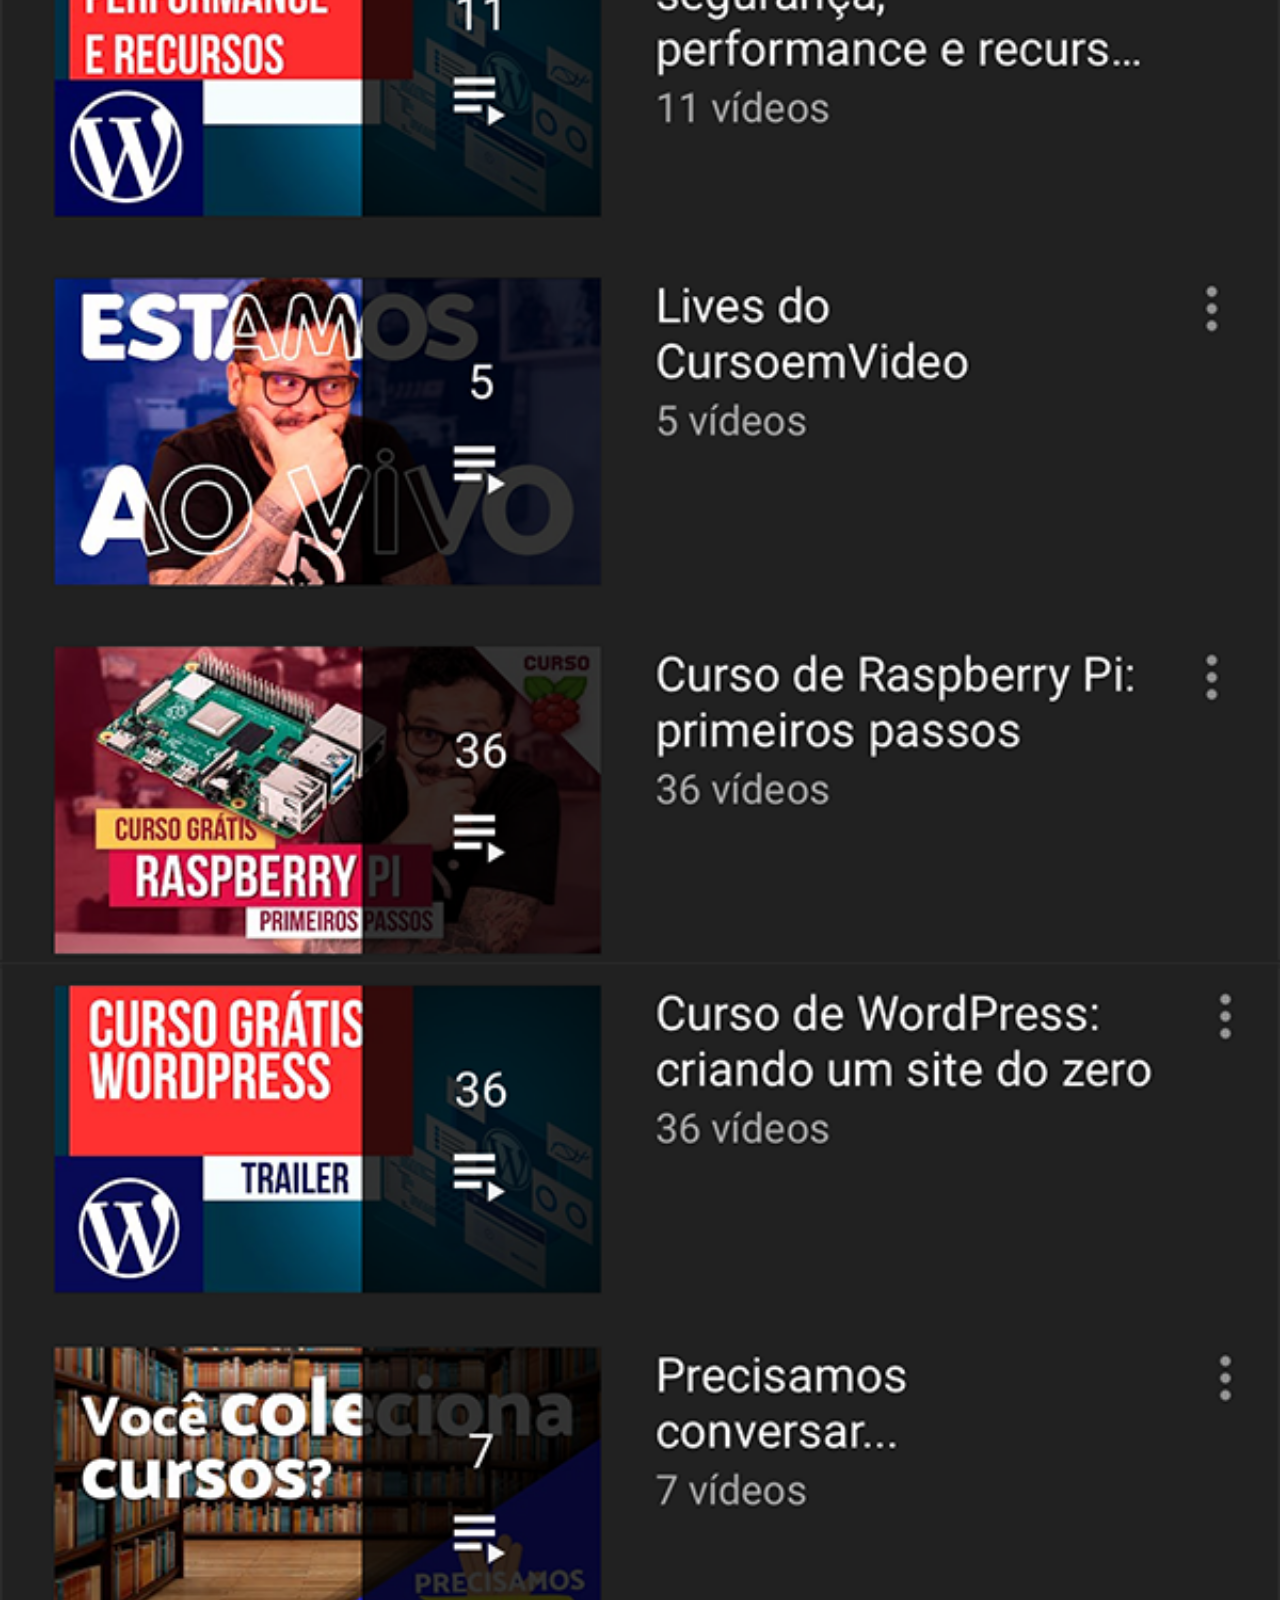
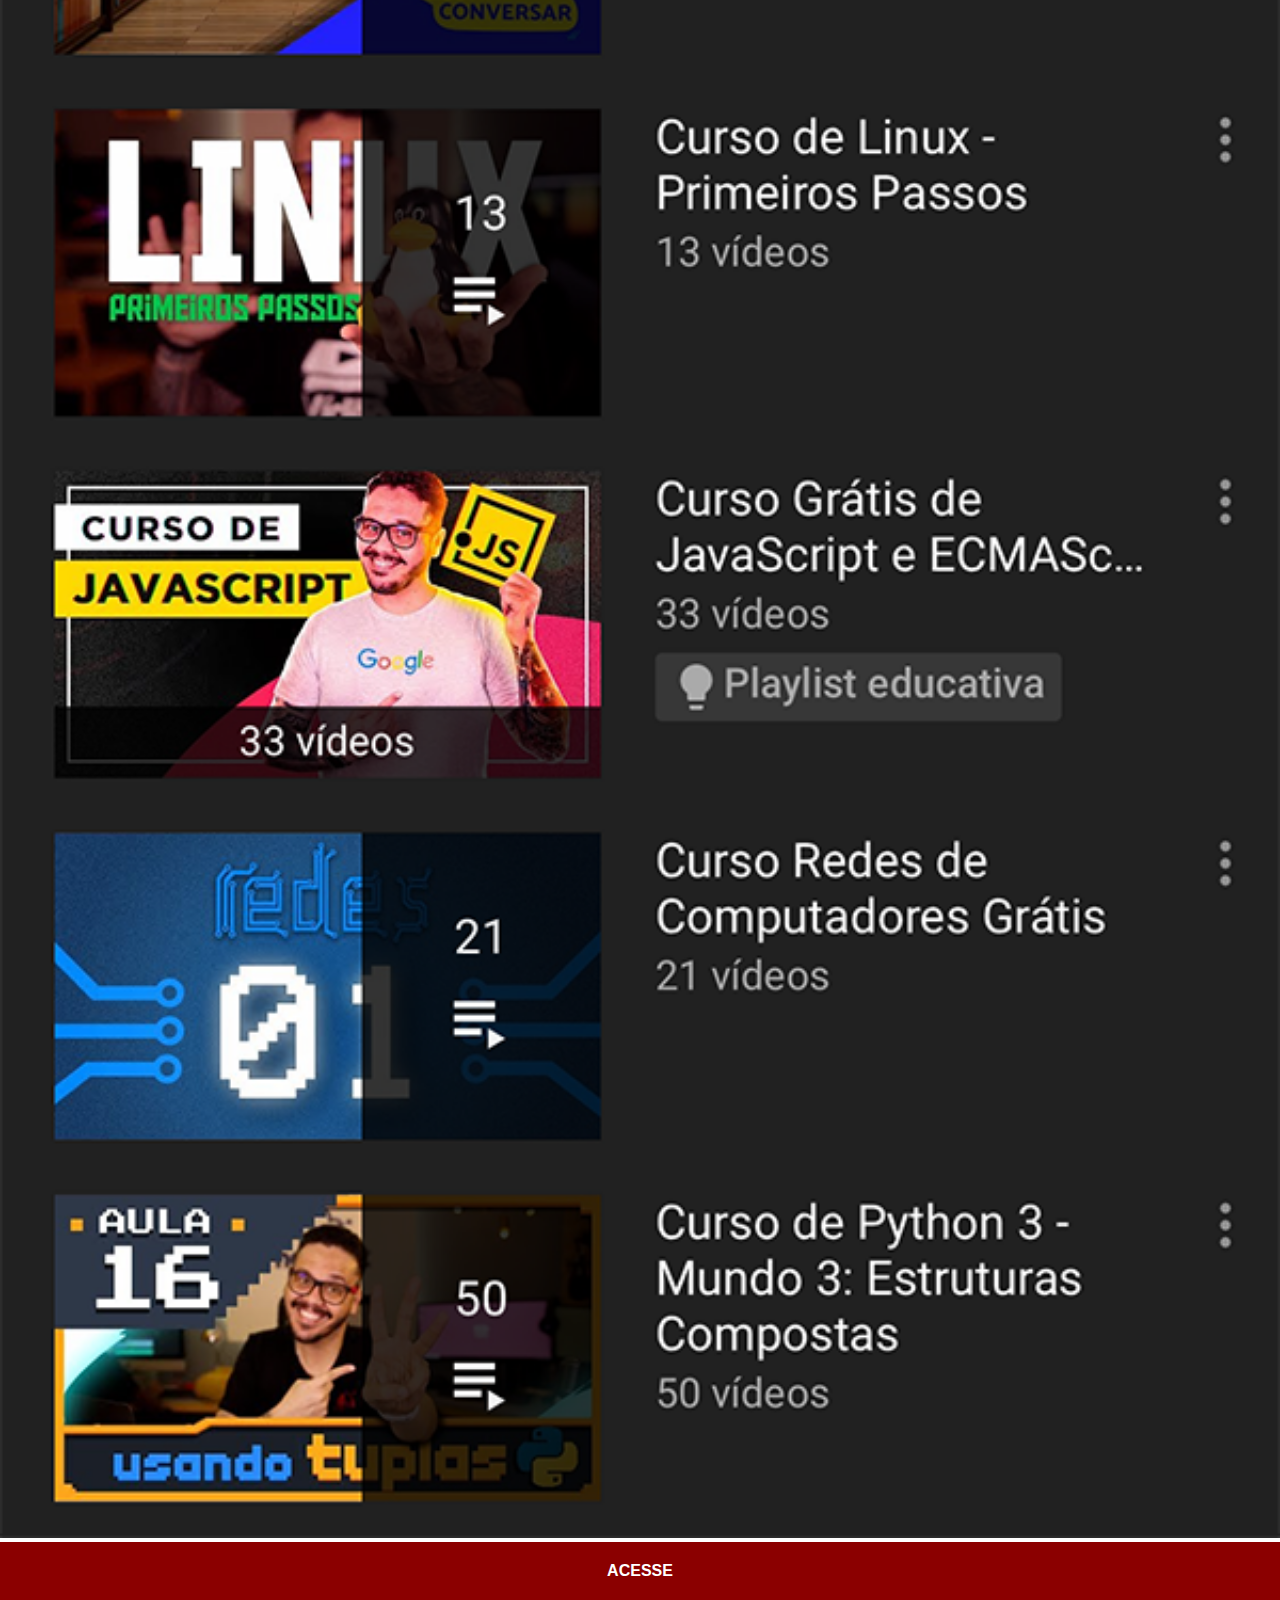
<file: youtube.html>
<!DOCTYPE html>
<html lang="pt-br">
<head>
    <meta charset="UTF-8">
    <meta name="viewport" content="width=device-width, initial-scale=1.0">
    <title>Youtube</title>
    <link rel="stylesheet" href="estilos/social.css">
</head>
<body>
    <img src="imagens/tela-youtube.png" alt="youtube">
    <a href="https://www.youtube.com/c/CursoemV%C3%ADdeo/playlists" target="_blank"> ACESSE</a>
</body>
</html>
</file>
<file: estilos/style.css>
@charset "utf-8";

*{
    margin: 0px;
    padding: 0px;
    font-family: Arial, Helvetica, sans-serif;

}

html, body{
    height: 100vh;
    width: 100vw;
    background-color: black;

}

body{
    background: url(/imagens/fundo-madeira.jpg) no-repeat top center;
    background-size: cover;
    background-attachment: fixed;

}

main {
    height: 100vh;
    position: relative;
   
}

section#telefone {
   /* Aqui que fazemos o bloco azul(telefone) ficar alinhada ao meio. Por conta do transform */

    position: absolute;
    top: 50%;
    left: 50%;
    transform: translate(-50%, -50%);

    height: 627px;
    width: 311px;
        background: url(/imagens/frame-iphone.png) no-repeat;
}

iframe#tela{
    position: relative;
    top: 50px;
    left: 22px;
    width: 265px ;
    height: 500px;
}

section#redes-sociais{
    text-align: right;
}

section#redes-sociais img{
    width: 50px;
    margin: 10px;
    border-radius: 50%;
    box-shadow: 2px 2px 5px rgba(5, 0, 0, 0.371);
    box-sizing: border-box;

}

section#redes-sociais img:hover{
    border: 2px solid white;
    transform: translate(-3px, -3px);
    transition: 0.3s;
}
</file>
<file: estilos/social.css>
*{
            margin: 0px;
            padding: 0px;
            font-family: Arial, Helvetica, sans-serif;
        }

         ::-webkit-scrollbar{
            width: 0px;
            height: 0px;
         }
        
        img{
            width: 100vw;
            

        }
        a{
            display: block;
            background-color: darkred;
            color: white;
            padding: 20px;
            text-align: center;
            font-weight: bolder;
            text-decoration: none;
            
        }

        a:hover {
            background-color: red;
        }
</file>
